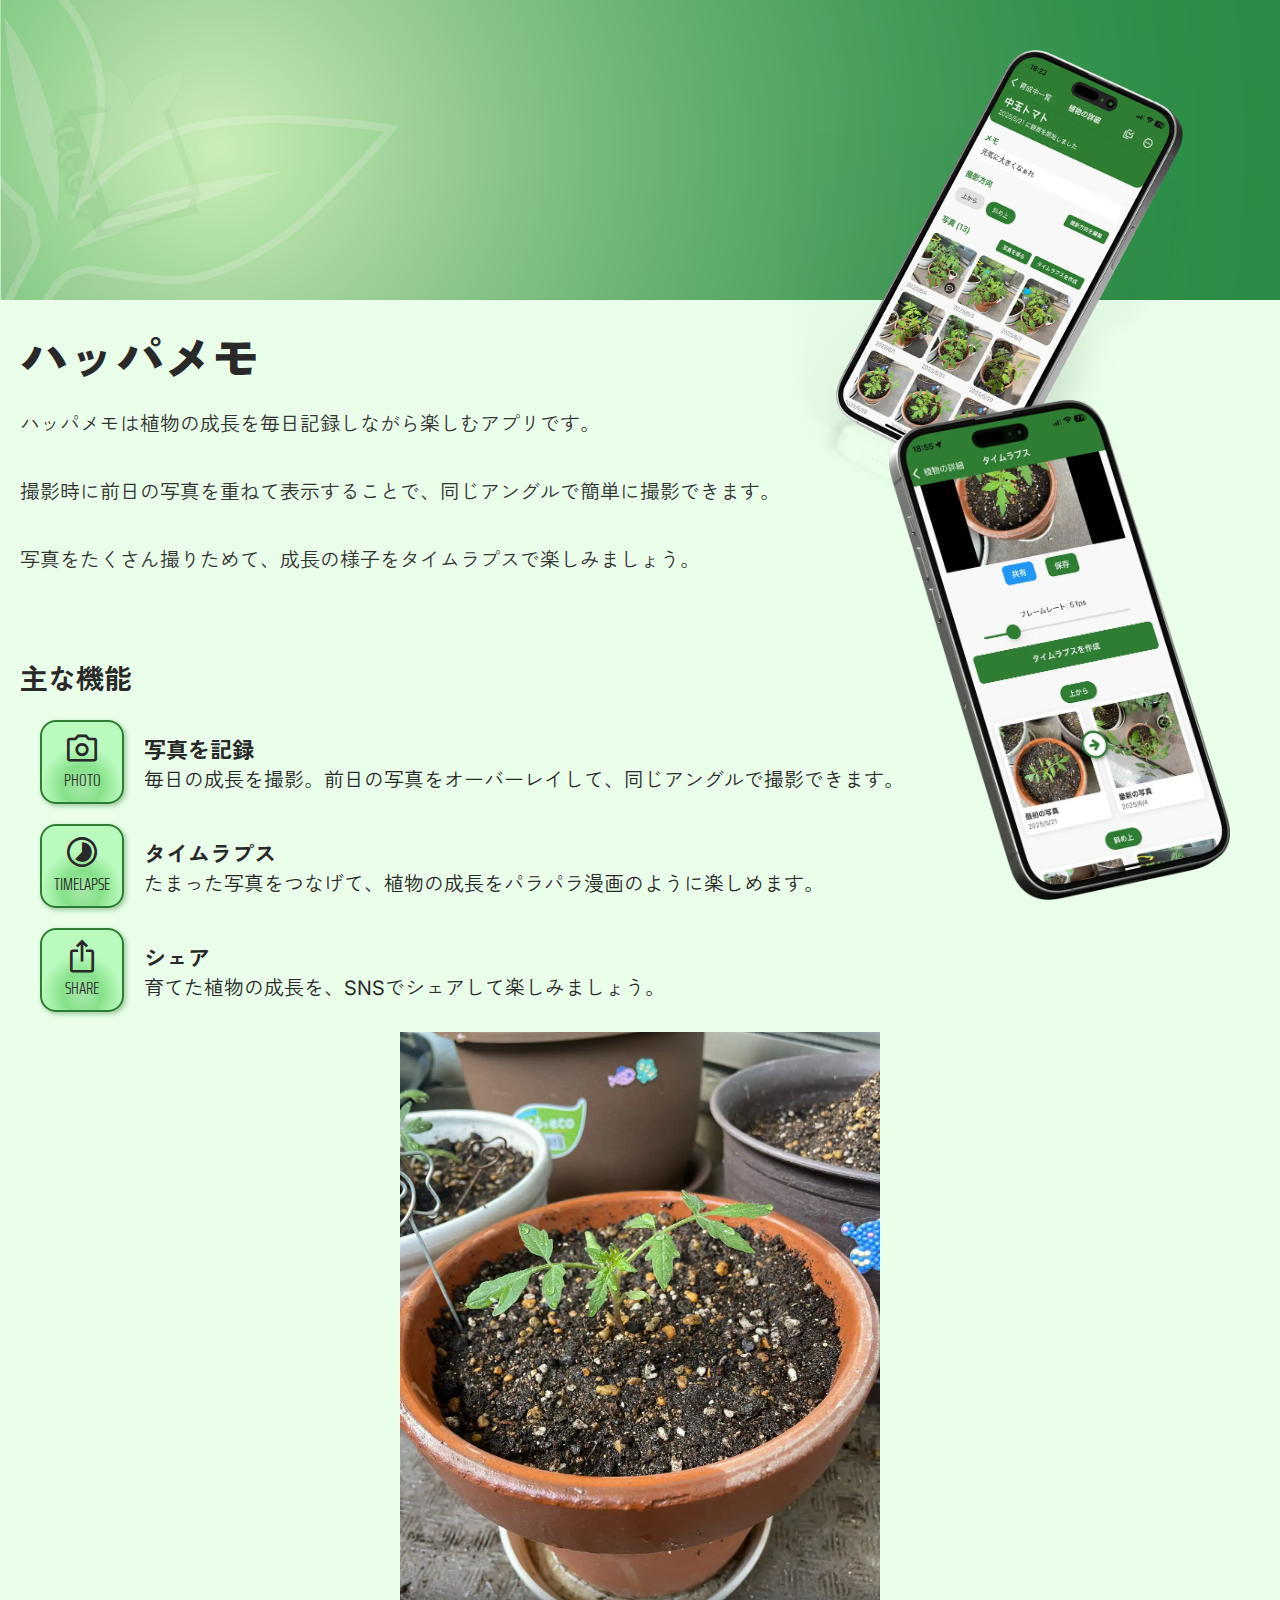
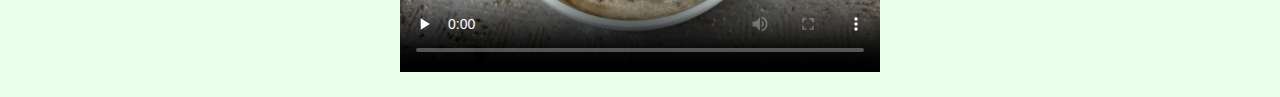
<file: leaf_memo/index.html>
<!DOCTYPE html>
<html lang="en">
  <head>
    <meta charset="UTF-8" />
    <meta name="viewport" content="width=device-width, initial-scale=1.0" />
    <title>ハッパメモ | LEAF MEMO</title>
    <link
      rel="stylesheet"
      href="https://fonts.googleapis.com/css2?family=Material+Symbols+Outlined"
    />

    <link rel="preconnect" href="https://fonts.googleapis.com" />
    <link rel="preconnect" href="https://fonts.gstatic.com" crossorigin />
    <link
      href="https://fonts.googleapis.com/css2?family=Inter:ital,opsz,wght@0,14..32,100..900;1,14..32,100..900&family=Saira+Extra+Condensed:wght@300&family=Zen+Kaku+Gothic+New:wght@400;700;900&display=swap"
      rel="stylesheet"
    />

    <link rel="stylesheet" href="./assets/style.css" />
  </head>
  <body>
    <main>
      <section class="section-key">
        <div class="key-visual">
          <svg
            id="my-svg"
            xmlns="http://www.w3.org/2000/svg"
            viewBox="0 0 1935.1691 733.4105"
          >
            <defs>
              <mask id="leaf-grow-mask">
                <rect width="100%" height="100%" fill="black" />
                <rect
                  id="leaf-grow-rect"
                  x="0"
                  y="100%"
                  width="100%"
                  height="0"
                  fill="white"
                >
                  <animate
                    attributeName="y"
                    from="60%"
                    to="0%"
                    dur="1200ms"
                    fill="freeze"
                  />
                  <animate
                    attributeName="height"
                    from="0"
                    to="100%"
                    dur="1200ms"
                    fill="freeze"
                  />
                </rect>
              </mask>
            </defs>

            <g id="_レイヤー_12">
              <g id="logo-main">
                <path
                  d="M342.6151,162.0533l-2.0346.3169-7.1979,1.1246-.051.0102-26.5828,4.1101c-.3578-.6339-.726-1.2678-1.0939-1.9017-6.3901-10.9092-14.2321-22.4216-23.7406-33.474-35.3244-41.0705-67.8476-56.049-67.8476-56.049,0,0,25.356,47.1642,56.3556,82.867,3.1797,3.6602,6.3288,7.2183,9.437,10.6638.552.6134,1.0938,1.2167,1.6357,1.8199l-1.3188.2045-51.3254,7.9646-1.7176.2658-2.4743.3885c-.6646-.5828-1.3188-1.1656-1.9631-1.7585v-.0102c-.1635-.1432-.3271-.2863-.4907-.4396l-1.4518-1.3291-2.5663.3987-.3068-.2862-1.0327.1533c-.0307-.0204-1.5439-1.4825-1.5439-1.4825l-1.4313.2249-2.4845.3783c-13.9048-14.1707-25.2946-30.693-33.9546-49.1681-21.1742-45.1603-34.9564-111.9037-35.0892-112.5683l-2.9959-14.4774,14.3445,3.5682c.3477.0716,49.71,12.3099,88.2858,25.1822,39.3017,13.138,72.6631,44.1378,87.069,80.8937,4.9077,12.5144,9.3348,29.4559,13.1892,50.3439l.3783,2.0653Z"
                  style="fill: #2e7d32"
                />
                <polygon
                  points="587.5844 607.423 216.1148 699.5945 214.1714 693.7797 228.4489 661.1706 104.2455 280.5514 133.3909 276.1605 445.2549 229.1744 564.2925 545.5288 574.6001 572.9048 587.5844 607.423"
                  style="fill: #fff"
                />
                <polygon
                  points="593.9962 567.9555 587.5844 607.423 574.6001 572.9048 593.9962 567.9555"
                  style="fill: #fff"
                />
                <path
                  d="M635.7625,552.2285l-134.4785-366.813-1.4722,1.9119-.8384-2.28c-.4399.5625-.8794,1.1145-1.3188,1.6562-.3682.4705-.7466.9307-1.125,1.3906-.8076,1.002-1.6152,1.9834-2.4331,2.9446-.2046.2454-.4092.4907-.6235.7361-.8696,1.0327-1.7383,2.0449-2.6279,3.0366-.46.5317-.9302,1.0532-1.3901,1.5745-.5215.5828-1.043,1.1555-1.5645,1.7178-.6338.6951-1.2676,1.3801-1.9121,2.0549-.2656.2864-.5317.5625-.8076.8486-.8076.8486-1.6255,1.687-2.4336,2.4946-.5415.542-1.0732,1.0737-1.6152,1.6055-.542.5212-1.0835,1.0427-1.6255,1.5642-.4702.4497-.9409.8894-1.4111,1.3291-.1226.1228-.2451.2351-.3682.3374-1.0327.9509-2.0547,1.8711-3.0771,2.7708-.542.4805-1.084.9407-1.626,1.3904-.521.4397-1.0425.8794-1.564,1.3088s-1.043.8486-1.5645,1.2678c-.1123.092-.2148.1736-.3271.2556-.4502.3577-.8999.7053-1.3496,1.053-1.5645,1.2065-3.1284,2.3516-4.6929,3.4353-.9302.6443-1.8608,1.2678-2.791,1.8711-.6646.4397-1.3296.8589-1.9937,1.2678-.9307.5725-1.8711,1.1248-2.8018,1.6562-1.0938.634-2.1777,1.2371-3.2715,1.7996-.3271.1636-.6445.3271-.9717.4907-.9507.4907-1.9116.9507-2.8628,1.3904-.6133.2864-1.2266.5623-1.8501.8284-23.5156,10.1626-63.5435,19.7324-69.7495,21.1843-3.7935,1.8506-12.77,7.0957-16.8491,13.4858-4.0801,6.3799-5.8281,22.9431-7.3618,37.5532-.501,4.7339-1.002,9.6108-1.605,14.2014-.9614,7.5454-1.5439,18.5569-1.9121,29.1289,7.1162-12.3716,16.4097-26.3274,26.9102-36.7766,23.9756-23.8428,65.7412-30.427,67.5103-30.6929l13.1582-2.0142-5.4287,12.1565c-1.0942,2.4436-26.9614,60.1694-46.479,84.104-19.457,23.8123-52.3584,49.4751-53.7485,50.5586l-2.0962,1.6257-31.5107-1.2883-1.4009-.7156c-.5825-.2864-14.2935-7.2183-23.229-14.3752-13.5166-10.7764-22.7388-20.9084-23.1172-21.3174l-8.3018-9.1506,6.3594-1.4827,5.6641-1.3291c.6543-.1533,15.9497-3.7114,28.4233-3.2002.2759.0205.562.0308.8486.0513,3.4146.2046,6.9116,1.5439,10.1318,3.3228l-.1738-8.6394c-12.4121-5.0813-46.8677-20.0701-67.2646-37.4512-24.1392-20.571-49.853-60.2205-50.937-61.8972l-8.752-13.5776,15.9702,2.4539c7.4331,1.1348,73.103,11.5125,90.0957,24.3743,9.6616,7.3208,17.9536,18.0254,24.2515,27.8611.3169-9.8665.7261-20.479,1.2578-28.321.3779-5.7358.7769-9.7539,1.0835-12.9644.3071-3.0161.542-5.4084.644-8.0361.3887-9.2427-2.3618-13.1279-3.394-14.5898-.1636-.2251-.2964-.4192-.4194-.5828-1.9116-2.8936-3.6191-5.3372-13.1992-18.2502-2.229-.5623-4.417-1.145-6.564-1.7585-4.0693-1.1553-8.0054-2.4026-11.8296-3.7317-.521-.1738-1.0322-.3579-1.5537-.542-3.9263-1.3906-7.7295-2.873-11.4102-4.4373-.2969-.1228-.6035-.2556-.9102-.3884-2.7808-1.1963-5.4902-2.4336-8.1279-3.7217-.7568-.3682-1.5034-.7363-2.2495-1.1145-.7876-.3884-1.5645-.7874-2.3311-1.1963-2.7505-1.4211-5.4087-2.8933-7.9956-4.4065-1.564-.9202-3.0977-1.8506-4.6108-2.7913-2.188-1.3701-4.3247-2.7708-6.3901-4.2021-.7666-.5215-1.5234-1.053-2.2695-1.5847-.0205,0-.0308-.0103-.0308-.0205-.7466-.5317-1.4927-1.0632-2.2188-1.6052-.5522-.3987-1.1045-.8076-1.646-1.2268-.1841-.1331-.3682-.2659-.542-.4089-.4702-.3477-.9199-.6953-1.3701-1.0532-.5825-.45-1.1553-.8997-1.728-1.3599-1.145-.8997-2.2695-1.8198-3.3638-2.74-.5518-.4702-1.0938-.9304-1.6357-1.4006-.542-.45-1.0635-.9099-1.585-1.3701-.8687-.7566-1.7173-1.5234-2.5557-2.3005l-2.5869.4092-.3169-.2966-1.0532.1636c-.5215-.4907-1.043-.9917-1.5537-1.4824l-130.5938,20.2644c-3.2305.501-6.1035,2.29-7.9849,4.9688l-35.2324,50.2007c-2.1982,3.1184-2.771,7.0854-1.5645,10.7048l153.9453,459.4951c1.9019,5.6541,7.8115,8.9053,13.6084,7.4739l417.3101-103.5403c2.5356-.6338,3.9565-3.3433,3.0366-5.7971l-21.9922-58.4414,28.208-7.1978c2.5664-.6544,4.0083-3.3843,3.0981-5.8687ZM77.0892,284.6504l.2852.8696-.291-.8687.0059-.001ZM216.1112,699.5896l-.0654-.1956,17.8501-39.6177,340.6953-86.8746,12.9849,34.5168-371.4648,92.171Z"
                  style="fill: #2e7d32"
                />
                <polygon
                  points="547.8267 561.0913 626.7847 540.1272 599.3438 623.5834 575.3599 628.8417 529.6164 640.2004 547.8267 561.0913"
                  style="fill: #2e7d32"
                />
                <polyline
                  points="216.1148 699.5945 229.6854 659.1079 594.6705 566.8795 580.2461 610.3514"
                  style="fill: #f9faf0"
                />
                <path
                  d="M139.122,368.2495c-20.5415-2.5784-73.2882-9.2089-88.5909-15.3547-8.9097-3.5792-13.4394-14.6046-7.343-25.1688,8.2785-14.3905,21.9796-18.2404,34.9765-22.3618,8.9929-2.8674,30.3797-1.9759,42.701-1.1662l-15.4799-54.3226c-3.9479-1.2899-88.653,16.8205-101.6789,53.4943-8.6372,24.2935-2.1065,49.7562,18.8247,62.0258,24.7318,14.4869,94.8128,22.9698,122.1629,22.4334l-5.5723-19.5794ZM28.3262,344.7679s-12.5903-9.5987-9.5504-28.0966c3.9969-24.3751,27.8113-36.8175,40.7172-41.3791,11.4421-4.0519,38.9906-8.8237,38.9906-8.8237l7.4766,24.277c-27.7168-3.225-31.9183-.7062-53.6783,7.7712-27.2185,10.605-30.9409,37.1496-23.9557,46.2511Z"
                  style="fill: #2e7d32"
                />
                <path
                  d="M105.9602,290.7456c-27.7168-3.225-31.9183-.7062-53.6783,7.7712-27.2185,10.605-30.9409,37.1496-23.9557,46.2511,0,0-12.5903-9.5987-9.5504-28.0966,3.9969-24.3751,27.8113-36.8175,40.7172-41.3791,11.4421-4.0519,38.9906-8.8237,38.9906-8.8237l7.4766,24.277Z"
                  style="fill: #f9faf0"
                />
                <path
                  d="M166.4037,457.5415c-20.5415-2.5784-73.2882-9.2089-88.5909-15.3547-8.9097-3.5792-13.4394-14.6046-7.343-25.1688,8.2785-14.3905,21.9796-18.2404,34.9765-22.3618,8.9929-2.8674,30.3797-1.9759,42.701-1.1662l-15.4799-54.3226c-3.9479-1.2899-88.653,16.8205-101.6789,53.4943-8.6372,24.2935-2.1065,49.7562,18.8247,62.0258,24.7318,14.4869,94.8128,22.9698,122.1629,22.4334l-5.5723-19.5794ZM55.608,434.0599s-12.5903-9.5987-9.5504-28.0966c3.9969-24.3751,27.8113-36.8175,40.7172-41.3791,11.4421-4.0519,38.9906-8.8237,38.9906-8.8237l7.4766,24.277c-27.7168-3.225-31.9183-.7062-53.6783,7.7712-27.2185,10.605-30.9409,37.1496-23.9557,46.2511Z"
                  style="fill: #2e7d32"
                />
                <path
                  d="M133.242,380.0376c-27.7168-3.225-31.9183-.7062-53.6783,7.7712-27.2185,10.605-30.9409,37.1496-23.9557,46.2511,0,0-12.5903-9.5987-9.5504-28.0966,3.9969-24.3751,27.8113-36.8175,40.7172-41.3791,11.4421-4.0519,38.9906-8.8237,38.9906-8.8237l7.4766,24.277Z"
                  style="fill: #f9faf0"
                />
                <path
                  d="M196.6009,551.6291c-20.5415-2.5784-73.2882-9.2089-88.5909-15.3547-8.9097-3.5792-13.4394-14.6046-7.343-25.1688,8.2785-14.3905,21.9796-18.2404,34.9765-22.3618,8.9929-2.8674,30.3797-1.9759,42.701-1.1662l-15.4799-54.3226c-3.9479-1.2899-88.653,16.8205-101.6789,53.4943-8.6372,24.2935-2.1065,49.7562,18.8247,62.0258,24.7318,14.4869,94.8128,22.9698,122.1629,22.4334l-5.5723-19.5794ZM85.8051,528.1475s-12.5903-9.5987-9.5504-28.0966c3.9969-24.3751,27.8113-36.8175,40.7172-41.3791,11.4421-4.0519,38.9906-8.8237,38.9906-8.8237l7.4766,24.277c-27.7168-3.225-31.9183-.7062-53.6783,7.7712-27.2185,10.605-30.9409,37.1496-23.9557,46.2511Z"
                  style="fill: #2e7d32"
                />
                <path
                  d="M163.4392,474.1252c-27.7168-3.225-31.9183-.7062-53.6783,7.7712-27.2185,10.605-30.9409,37.1496-23.9557,46.2511,0,0-12.5903-9.5987-9.5504-28.0966,3.9969-24.3751,27.8113-36.8175,40.7172-41.3791,11.4421-4.0519,38.9906-8.8237,38.9906-8.8237l7.4766,24.277Z"
                  style="fill: #f9faf0"
                />
                <path
                  d="M232.2265,648.6117c-20.5415-2.5784-73.2882-9.2089-88.5909-15.3547-8.9097-3.5792-13.4394-14.6046-7.343-25.1688,8.2785-14.3905,21.9796-18.2404,34.9765-22.3618,8.9929-2.8674,30.3797-1.9759,42.701-1.1662l-15.4799-54.3226c-3.9479-1.2899-88.653,16.8205-101.6789,53.4943-8.6372,24.2935-2.1065,49.7562,18.8247,62.0258,24.7318,14.4869,76.6311,22.4141,103.9812,21.8776l12.6094-19.0236ZM121.4307,625.1301s-12.5903-9.5987-9.5504-28.0966c3.9969-24.3751,27.8113-36.8175,40.7172-41.3791,11.4421-4.0519,38.9906-8.8237,38.9906-8.8237l7.4766,24.277c-27.7168-3.225-31.9183-.7062-53.6783,7.7712-27.2185,10.605-30.9409,37.1496-23.9557,46.2511Z"
                  style="fill: #2e7d32"
                />
                <path
                  d="M199.0648,571.1078c-27.7168-3.225-31.9183-.7062-53.6783,7.7712-27.2185,10.605-30.9409,37.1496-23.9557,46.2511,0,0-12.5903-9.5987-9.5504-28.0966,3.9969-24.3751,27.8113-36.8175,40.7172-41.3791,11.4421-4.0519,38.9906-8.8237,38.9906-8.8237l7.4766,24.277Z"
                  style="fill: #f9faf0"
                />
                <path
                  d="M219.1112,180.876c-.5317-.4907-1.0634-.9815-1.5848-1.4723l-2.5356.3988-1.0633.1636c.5112.4908,1.0326.9918,1.554,1.4825l1.0531-.1636.3169.2965,2.5867-.4089c-.1125-.092-.2147-.1943-.3271-.2965Z"
                  style="fill: #2e7d32"
                />
                <path
                  d="M217.5224,179.4037l-2.5356.3988c-1.227-1.1758-2.4231-2.372-3.5989-3.5887l2.4845-.3783c1.1859,1.1962,2.4027,2.3925,3.65,3.5682Z"
                  style="fill: #2e7d32"
                />
                <path
                  d="M224.6588,180.3647l-5.2245.8078c-.1125-.092-.2147-.1943-.3272-.2965-.5316-.4907-1.0632-.9815-1.5847-1.4723-1.2473-1.1757-2.4641-2.372-3.65-3.5682l1.4313-.2249s1.5132,1.4621,1.5439,1.4825l1.0327-.1533.3068.2862,2.5663-.3987,1.4518,1.3291c.1636.1533.3272.2965.4907.4396.6443.6032,1.2985,1.186,1.9631,1.7688Z"
                  style="fill: #f9faf0"
                />
                <path
                  d="M501.2839,185.4155l-1.4722,1.9119-.8383-2.28c.4907-.6237.9917-1.2576,1.4825-1.8915l.8281,2.2596Z"
                  style="fill: #2e7d32"
                />
                <path
                  d="M504.2286,181.5712c-.7156.9611-1.4416,1.9017-2.1574,2.8321l-.7873,1.0122-.8281-2.2596c.9816-1.2678,1.9529-2.556,2.9343-3.8749l.8385,2.2902Z"
                  style="fill: #2e7d32"
                />
                <path
                  d="M503.3902,179.281c-.9815,1.3189-1.9527,2.6072-2.9343,3.8749-.4907.634-.9917,1.2679-1.4825,1.8915l-1.6563-4.5089,1.4825-1.8812,1.4927-1.8813.8077,2.188,1.4722-1.9222.818,2.2391Z"
                  style="fill: #f9faf0"
                />
                <path
                  d="M558.6502,20.4685c-4.3999,1.2-108.3398,30-161.3296,74.5701-18.96,15.9399-34.73,37-46.8501,62.5601l-.6001,1.25,1.5088-.228-1.501.2324-9.6519,1.5029c1.2271,6.7378,2.3008,13.3425,3.2207,19.5386,2.1675-6.021,4.7437-12.4814,7.8301-19.1772l11.2334-1.7488.48-.9399c11.1299-22.1399,25.1299-40.4099,41.6401-54.3,45.7197-38.46,134.5898-65.78,153.46-71.29-5.02,16.6401-26.8604,87.03-46.1401,117.76-5.3599,8.55-10.77,16.51-16.1099,23.6501l-.6504.8899,2.1304,5.8,2.9697-3.76.8101,2.1899,1.4702-1.9299,1.6597,4.53c5.75-7.6301,11.5801-16.1401,17.3403-25.3401,22.1299-35.28,45.8398-115.1799,48.48-124.1799l4.6602-15.99-16.0605,4.4099ZM352.2435,158.6431c.0264-.0547.0503-.1096.0767-.1646h.0005c-.0264.0544-.0508.1101-.0771.1646Z"
                  style="fill: #2e7d32"
                />
                <path
                  id="note-face"
                  d="M478.4706,207.6379c.3418-.3203.6841-.6394,1.0259-.9663.542-.5215,1.0835-1.043,1.6255-1.5642.542-.5317,1.0737-1.0635,1.6152-1.6055.8081-.8076,1.626-1.646,2.4336-2.4946.2759-.2861.542-.5623.8076-.8486.6445-.6748,1.2783-1.3599,1.9121-2.0549.5215-.5623,1.043-1.135,1.5645-1.7178.46-.5212.9302-1.0427,1.3901-1.5745.8896-.9917,1.7583-2.0039,2.6279-3.0366.2144-.2454.4189-.4907.6235-.7361.8179-.9612,1.6255-1.9426,2.4331-2.9446.3784-.46.7568-.9202,1.125-1.3906.4395-.5417.8789-1.0938,1.3188-1.6562.4907-.6235.9917-1.2573,1.4824-1.8914.9814-1.2678,1.9526-2.5562,2.9341-3.875,5.46-7.3,10.9399-15.3464,16.4512-24.1394,22.5137-35.8867,47.2046-120.0933,48.2476-123.6614l3.6401-12.4836-12.5249,3.4353c-4.3965,1.2063-107.9365,29.9058-160.5605,74.1663-21.7158,18.2603-36.4492,41.05-46.3257,61.8767-3.5581,7.4944-6.4717,14.7329-8.8745,21.4197-.8281-5.5723-1.7788-11.4819-2.8628-17.5244-.1123-.6646-.2349-1.3394-.3579-2.0142-3.2104-17.4321-7.5044-35.7334-13.0767-49.9656-14.1909-36.2039-47.0615-66.7434-85.8115-79.6975-38.2588-12.77-87.6313-25.0288-88.1323-25.1411l-11.1953-2.781,2.3413,11.2976c.562,2.7505,14.1196,67.7046,34.936,112.1082,7.3203,15.6228,18.2705,33.2695,34.5884,49.6589,1.186,1.1963,2.4028,2.3926,3.6499,3.5684l5.1733-.8079,4.1206-.644,28.689-4.4475-28.6787,4.4578-4.1309.644-5.1733.7976c.5215.4907,1.0532.9814,1.585,1.4722.1123.1023.2144.1943.3271.2964.8384.7771,1.687,1.5439,2.5557,2.3005.5215.4602,1.043.9202,1.585,1.3701.542.4702,1.084.9304,1.6357,1.4006,1.0942.9202,2.2188,1.8403,3.3638,2.74.5728.4602,1.1455.9099,1.728,1.3599.4502.3579.8999.7056,1.3701,1.0532.1738.1431.3579.2759.542.4089.5415.4192,1.0938.8281,1.646,1.2268.7261.542,1.4722,1.0735,2.2188,1.6052,0,.0103.0103.0205.0308.0205.7461.5317,1.5029,1.0632,2.2695,1.5847,2.0654,1.4314,4.2021,2.832,6.3901,4.2021,1.5132.9407,3.0469,1.8711,4.6108,2.7913.2896.1692.5894.3325.8809.5007l-133.7334,20.7654,131.1147,401.7695,351.4561-89.615-120.6284-329.019ZM329.4862,220.1953c.001.0034.0015.0059.0024.0093-.0063-.0244-.0142-.0527-.0215-.0796.0005.0022.001.0049.0015.0068.0059.0212.0122.0435.0176.0635ZM329.536,220.3799c.001.0037.0015.0056.0024.0093-.0024-.0093-.0049-.0181-.0073-.0276.0005.0027.002.0068.0024.0095.001.0029.0015.0059.0024.0088Z"
                  style="fill: #f9faf0"
                />
              </g>
              <g id="text-line">
                <line
                  x1="243.1373"
                  y1="464.8639"
                  x2="335.6999"
                  y2="441.4912"
                  style="
                    stroke: #2e7d32;
                    stroke-linecap: round;
                    stroke-miterlimit: 10;
                    stroke-width: 18.171px;
                  "
                />
                <line
                  x1="256.9184"
                  y1="504.7723"
                  x2="514.2711"
                  y2="439.7892"
                  style="
                    stroke: #2e7d32;
                    stroke-linecap: round;
                    stroke-miterlimit: 10;
                    stroke-width: 18.171px;
                  "
                />
                <line
                  x1="269.5315"
                  y1="539.5498"
                  x2="526.8842"
                  y2="474.5667"
                  style="
                    stroke: #2e7d32;
                    stroke-linecap: round;
                    stroke-miterlimit: 10;
                    stroke-width: 18.171px;
                  "
                />
                <line
                  x1="282.4061"
                  y1="577.8615"
                  x2="539.7587"
                  y2="512.8784"
                  style="
                    stroke: #2e7d32;
                    stroke-linecap: round;
                    stroke-miterlimit: 10;
                    stroke-width: 18.171px;
                  "
                />
              </g>
              <path
                id="leaf"
                d="M403.3262,102.16c-19.1601,16.1236-32.7071,36.1323-42.1645,54.9447-5.6436,11.2568-9.8356,22.0843-12.8927,31.4189-5.7357,17.4527-7.525,29.6808-7.525,29.6808,0,0-.9918-11.676-3.1899-28.0143-1.0838-8.0464-2.4743-17.2277-4.1715-26.6953-.1226-.6645-.2454-1.3394-.3679-2.0141v-.0102c-3.1184-17.0233-7.29-34.7724-12.627-48.4319-12.6575-32.2982-42.9211-62.6027-81.3436-75.4443-38.4325-12.8313-87.5802-24.9879-87.5802-24.9879,0,0,13.7105,66.355,34.4145,110.4927,9.5699,20.428,23.1272,39.1688,40.9376,54.8528l.0102.0102c.6646.593,1.3394,1.1757,2.0244,1.7483,9.8358,8.3736,20.9391,15.8373,33.3411,22.1763,13.2914,6.7889,28.0858,12.2895,44.4444,16.2156,11.1442,15.0091,12.8824,17.4833,14.9885,20.6733.9509,1.4314,5.5313,6.7889,5.01,19.4771-.2353,5.746-.9918,10.0606-1.7484,21.1948-1.278,19.0067-1.8914,55.3333-1.8914,55.3333,0,0-14.4468-33.8114-35.2427-49.5669-16.0213-12.1156-86.8135-22.9839-86.8135-22.9839,0,0,25.9285,40.1913,49.5361,60.3022,24.0065,20.4586,69.7187,38.034,69.7187,38.034l.5624,28.6584s-8.7724-5.562-16.0214-8.4145c-5.5005-2.1675-14.5387-3.5478-22.2579-4.3657-7.8625-.8486-14.3548-1.1349-14.3548-1.1349,0,0,1.3393,1.2883,3.5581,3.3638,5.5414,5.2041,16.604,15.3771,26.0409,22.9124,8.4656,6.7684,21.9717,13.5675,21.9717,13.5675l27.278,1.1144s33.4125-25.9591,52.5625-49.4134c18.9862-23.26,45.0783-81.5378,45.4771-82.4478-.8588.1227-41.1421,6.4412-63.4716,28.6584-22.3194,22.2069-39.4859,62.3061-39.8538,63.165,0-.6544.0102-41.96,2.5253-61.6109,2.556-19.8042,3.5682-44.6183,10.0503-54.7402,6.4821-10.122,20.5813-16.4711,20.5813-16.4711,0,0,44.5876-10.2855,69.2585-20.9494,10.899-4.7031,21.3991-12.2178,31.654-22.2069,7.3615-7.1569,14.5899-15.5919,21.7366-25.1719,5.4393-7.2898,10.8377-15.2341,16.1952-23.7917,22.2376-35.4472,47.4298-121.8415,47.4298-121.8415,0,0-105.7895,28.9753-157.7896,72.7144ZM303.9371,195.4045c-6.7275-6.8911-14.3751-14.9477-22.4421-23.8633-.5419-.6032-1.0837-1.2064-1.6357-1.8199-3.1082-3.4455-6.2573-7.0036-9.437-10.6638-30.9996-35.7029-56.3556-82.867-56.3556-82.867,0,0,32.5232,14.9785,67.8476,56.049,9.5085,11.0523,17.3505,22.5648,23.7406,33.474.3679.634.7361,1.2679,1.0939,1.9017,5.245,9.1302,9.4574,17.79,12.77,25.3764,6.9831,15.9803,9.9583,27.1247,10.0708,27.5951-.4703-.4295-10.807-9.9482-25.6524-25.1822ZM448.6194,143.5271l-.0102.0102-35.1916,34.8747-61.1916,60.6396c.0102-.0613.092-.3067.2454-.7362.0205-.0817.051-.1636.092-.2556.1023-.2862.2249-.6441.3784-1.0633.0817-.2351.184-.501.2862-.777.3068-.8282.6851-1.8199,1.1349-2.965.1023-.2658.2044-.5316.317-.8077.5521-1.3802,1.1859-2.9446,1.9323-4.6827.133-.3271.2761-.6645.4296-1.0122.1533-.3681.3169-.7463.4907-1.1349.3169-.7361.6645-1.5029,1.0224-2.2902.0307-.0716.0613-.1432.092-.2147.2249-.4907.46-1.0019.6953-1.5132.2658-.5828.552-1.186.8281-1.7892.2862-.6033.5827-1.2269.8895-1.8506.2965-.6237.6032-1.2576.9201-1.9017.5521-1.1247,1.1248-2.2596,1.7178-3.4251.7872-1.5234,1.605-3.0775,2.4639-4.6725.3988-.7259.7975-1.4518,1.2064-2.1879.9407-1.687,1.9223-3.3944,2.9549-5.1326.4498-.7668.9201-1.5336,1.3903-2.3107,1.5132-2.4845,3.1184-4.9894,4.8157-7.5046.4397-.6441.8793-1.2984,1.3291-1.9426.133-.1943.2658-.3783.3989-.5726.5623-.8078,1.1347-1.6154,1.7176-2.4231.0512-.0613.092-.1227.1329-.1739.552-.7668,1.1144-1.5336,1.687-2.2902.0307-.0409.0613-.0817.092-.1227,1.227-1.6256,2.4845-3.241,3.7728-4.8463.6338-.7668,1.2576-1.5234,1.9016-2.28.5419-.6441,1.0838-1.278,1.6462-1.9119.6338-.7362,1.2883-1.4621,1.9527-2.188.3477-.3988.7158-.7873,1.0838-1.1758,1.2473-1.3496,2.5356-2.6685,3.8545-3.9568.6747-.6748,1.3598-1.3394,2.0448-1.9835,5.705-5.3779,12.5758-11.0421,19.9678-16.6859q.0102-.0102.0205-.0102c32.3594-24.7221,74.9329-49.3521,76.2619-50.119l-45.7735,45.3852Z"
                style="fill: #2e7d32"
                mask="url(#leaf-grow-mask)"
              />
              <g id="LEAF-MEMO-EN">
                <path
                  d="M742.4433,532.9062h46.0566l-21.8496,102.8257h59.124l-7.2842,35.1318h-105.1807l29.1338-137.9575Z"
                  style="fill: #2e7d32"
                />
                <path
                  d="M856.1904,532.9062h107.3232l-7.0693,34.061h-61.2666l-3.8555,17.5659h53.3398l-7.2832,34.918h-53.3398l-3.8564,17.3516h61.2666l-7.0693,34.061h-107.3232l29.1338-137.9575Z"
                  style="fill: #2e7d32"
                />
                <path
                  d="M1022.8496,532.9062h48.1992l23.9922,137.9575h-46.0566l-4.9268-27.4199h-37.4883l-16.2803,27.4199h-49.4844l82.0449-137.9575ZM1044.914,611.3105l-5.998-33.418-19.9219,33.418h25.9199Z"
                  style="fill: #2e7d32"
                />
                <path
                  d="M1137.0263,532.9062h106.8945l-7.0693,33.6328h-60.8379l-3.8555,18.2085h52.6973l-7.2832,34.4893h-52.6973l-10.9258,51.627h-46.0566l29.1338-137.9575Z"
                  style="fill: #2e7d32"
                />
                <path
                  d="M1291.0439,532.9062h42.6289l17.7803,63.6235,44.3428-63.6235h45.6289l-29.1338,137.9575h-46.0566l12.4248-58.6963-24.6357,35.1323h-23.9922l-9.6396-35.1323-12.4248,58.6963h-46.0566l29.1338-137.9575Z"
                  style="fill: #2e7d32"
                />
                <path
                  d="M1458.5615,532.9062h107.3232l-7.0693,34.061h-61.2666l-3.8555,17.5659h53.3398l-7.2832,34.918h-53.3398l-3.8564,17.3516h61.2666l-7.0693,34.061h-107.3232l29.1338-137.9575Z"
                  style="fill: #2e7d32"
                />
                <path
                  d="M1576.5937,532.9062h42.6289l17.7803,63.6235,44.3428-63.6235h45.6289l-29.1338,137.9575h-46.0566l12.4248-58.6963-24.6357,35.1323h-23.9922l-9.6396-35.1323-12.4248,58.6963h-46.0566l29.1338-137.9575Z"
                  style="fill: #2e7d32"
                />
                <path
                  d="M1731.1533,660.6885c-10.4961-8.2109-15.7441-20.7427-15.7441-37.5957,0-6.9956.7832-13.9946,2.3555-20.9937,3.7129-17.1372,9.2451-30.918,16.6025-41.3442,7.3535-10.4233,16.7793-18.0278,28.2764-22.8145,11.4941-4.7832,25.6689-7.1763,42.5225-7.1763,18.707,0,33.2734,4.1772,43.7002,12.5317,10.4229,8.3545,15.6377,20.96,15.6377,37.8101,0,6.855-.7861,13.854-2.3564,20.9932-3.7148,16.9971-9.1777,30.6704-16.3877,41.0234-7.2129,10.356-16.6016,17.9238-28.1689,22.707-11.5684,4.7866-25.8506,7.1763-42.8438,7.1763-18.5664,0-33.0967-4.1035-43.5938-12.3174ZM1803.8808,626.5205c4.9971-4.9976,8.709-13.1377,11.1387-24.4214,1.2852-5.998,1.9277-10.9951,1.9277-14.9951,0-6.1387-1.5723-10.5303-4.7119-13.1748-3.1436-2.6406-8.2842-3.9629-15.4238-3.9629-9.1416,0-16.1738,2.4302-21.1006,7.2837-4.9268,4.8564-8.6055,13.1406-11.0322,24.8491-1.2852,5.7139-1.9277,10.5708-1.9277,14.5669,0,6.1421,1.6064,10.5708,4.8193,13.2817,3.2139,2.7148,8.3887,4.0703,15.5312,4.0703,8.8535,0,15.7783-2.4971,20.7793-7.4976Z"
                  style="fill: #2e7d32"
                />
              </g>
              <g id="LEAF-MEMO-JP">
                <polygon
                  points="816.4126 251.0081 718.3977 455.1102 795.4343 455.1102 883.5319 251.0081 816.4126 251.0081"
                  style="fill: #2e7d32"
                />
                <polygon
                  points="903.1871 251.0081 892.1103 455.1102 969.043 455.1102 961.1414 251.0081 903.1871 251.0081"
                  style="fill: #2e7d32"
                />
                <polygon
                  points="1281.9931 251.0081 1183.9782 455.1102 1261.0149 455.1102 1349.1125 251.0081 1281.9931 251.0081"
                  style="fill: #2e7d32"
                />
                <polygon
                  points="1009.9768 303.9797 995.6887 376.5053 1036.8834 376.5053 1051.6762 303.978 1009.9768 303.9797"
                  style="fill: #2e7d32"
                />
                <polygon
                  points="1068.2788 303.978 1055.3157 376.5053 1093.0185 376.5053 1106.8796 303.978 1068.2788 303.978"
                  style="fill: #2e7d32"
                />
                <polygon
                  points="1144.9746 303.9797 1053.93 455.1102 1119.8167 455.1102 1206.5149 303.978 1144.9746 303.9797"
                  style="fill: #2e7d32"
                />
                <path
                  d="M1461.977,265.3435c0-18.7952-15.2403-34.0227-34.0352-34.0227-13.6772,0-25.4636,8.055-30.8585,19.69h-28.3122l-11.0804,204.0976h76.9318s-6.0252-155.7423-6.0252-155.7423c18.4923-.3404,33.3796-15.4419,33.3796-34.0225ZM1427.8283,278.9701h-.0252c-7.5129-.0756-13.551-6.2399-13.4879-13.7528.0757-7.0717,5.5211-12.8577,12.429-13.4375.4413-.0505.8826-.0631,1.3237-.0631,7.5255.0631,13.5763,6.2271,13.5132,13.7526-.0754,7.5257-6.2271,13.5763-13.7526,13.5007Z"
                  style="fill: #2e7d32"
                />
                <polygon
                  points="1695.504 251.0081 1630.1967 251.0081 1564.437 312.3056 1509.5081 266.215 1466.2098 303.978 1523.1825 350.7607 1411.2388 455.1083 1502.0804 455.1102 1566.9286 386.6821 1614.324 425.6004 1653.7953 387.2851 1605.0883 346.4155 1695.504 251.0081"
                  style="fill: #2e7d32"
                />
                <polygon
                  points="1810.063 299.3377 1884.6011 299.3377 1906.1125 251.0081 1826.3999 251.0081 1766.6161 251.0081 1727.8348 251.0081 1704.411 299.3377 1748.2617 299.3377 1737.4478 327.8115 1684.8815 327.8115 1663.2101 376.5053 1718.9555 376.5053 1689.1033 455.1102 1845.0005 455.1102 1866.1648 406.7954 1773.7394 406.7954 1783.9784 376.5053 1873.2795 376.5053 1894.9509 327.8115 1800.4383 327.8115 1810.063 299.3377"
                  style="fill: #2e7d32"
                />
              </g>
              <line
                id="sep-line"
                x1="690.0466"
                y1="494.9358"
                x2="1928.1691"
                y2="494.9358"
                style="
                  fill: none;
                  stroke: #2e7d32;
                  stroke-linecap: round;
                  stroke-miterlimit: 10;
                  stroke-width: 14px;
                "
              />
            </g>
          </svg>
          <div class="image-container">
            <div class="screen-image1"></div>
            <div class="screen-image2"></div>
          </div>
        </div>
      </section>
      <!-- key visual -->
      <!-- main -->
      <section class="section-main">
        <h1>ハッパメモ</h1>
        <div class="text">
          <p class="intro-text">
            ハッパメモは植物の成長を毎日記録しながら楽しむアプリです。
          </p>
          <p class="intro-text">
            撮影時に前日の写真を重ねて表示することで、同じアングルで簡単に撮影できます。
          </p>
          <p class="intro-text">
            写真をたくさん撮りためて、成長の様子をタイムラプスで楽しみましょう。
          </p>
        </div>
      </section>
      <section class="section-features">
        <h2>主な機能</h2>
        <div class="feature-list">
          <ul>
            <li>
              <div class="feature-item">
                <div class="icon-card">
                  <span class="material-symbols-outlined"> photo_camera </span>
                  <span class="icon-text">PHOTO</span>
                </div>
                <div class="item-text">
                  <h3>写真を記録</h3>
                  <p>
                    毎日の成長を撮影。前日の写真をオーバーレイして、同じアングルで撮影できます。
                  </p>
                </div>
              </div>
            </li>
            <li>
              <div class="feature-item">
                <div class="icon-card">
                  <span class="material-symbols-outlined"> timelapse </span>
                  <span class="icon-text">TIMELAPSE</span>
                </div>
                <div class="item-text">
                  <h3>タイムラプス</h3>
                  <p>
                    たまった写真をつなげて、植物の成長をパラパラ漫画のように楽しめます。
                  </p>
                </div>
              </div>
            </li>
            <li>
              <div class="feature-item">
                <div class="icon-card">
                  <span class="material-symbols-outlined"> ios_share </span>
                  <span class="icon-text">SHARE</span>
                </div>
                <div class="item-text">
                  <h3>シェア</h3>
                  <p>育てた植物の成長を、SNSでシェアして楽しみましょう。</p>
                </div>
              </div>
            </li>
          </ul>
        </div>
        <div class="video">
          <video
            class="timelapse-video"
            controls
            preload="none"
            poster="./assets/timelapse-thumbnail.webp"
            width="100%"
          >
            <source src="./assets/timelapse-sample.MP4" type="video/mp4" />
            お使いのブラウザは video タグに対応していません。
          </video>
        </div>
      </section>
      <!-- main -->

      <!-- footer -->
      <footer></footer>
    </main>
  </body>
</html>
</file>
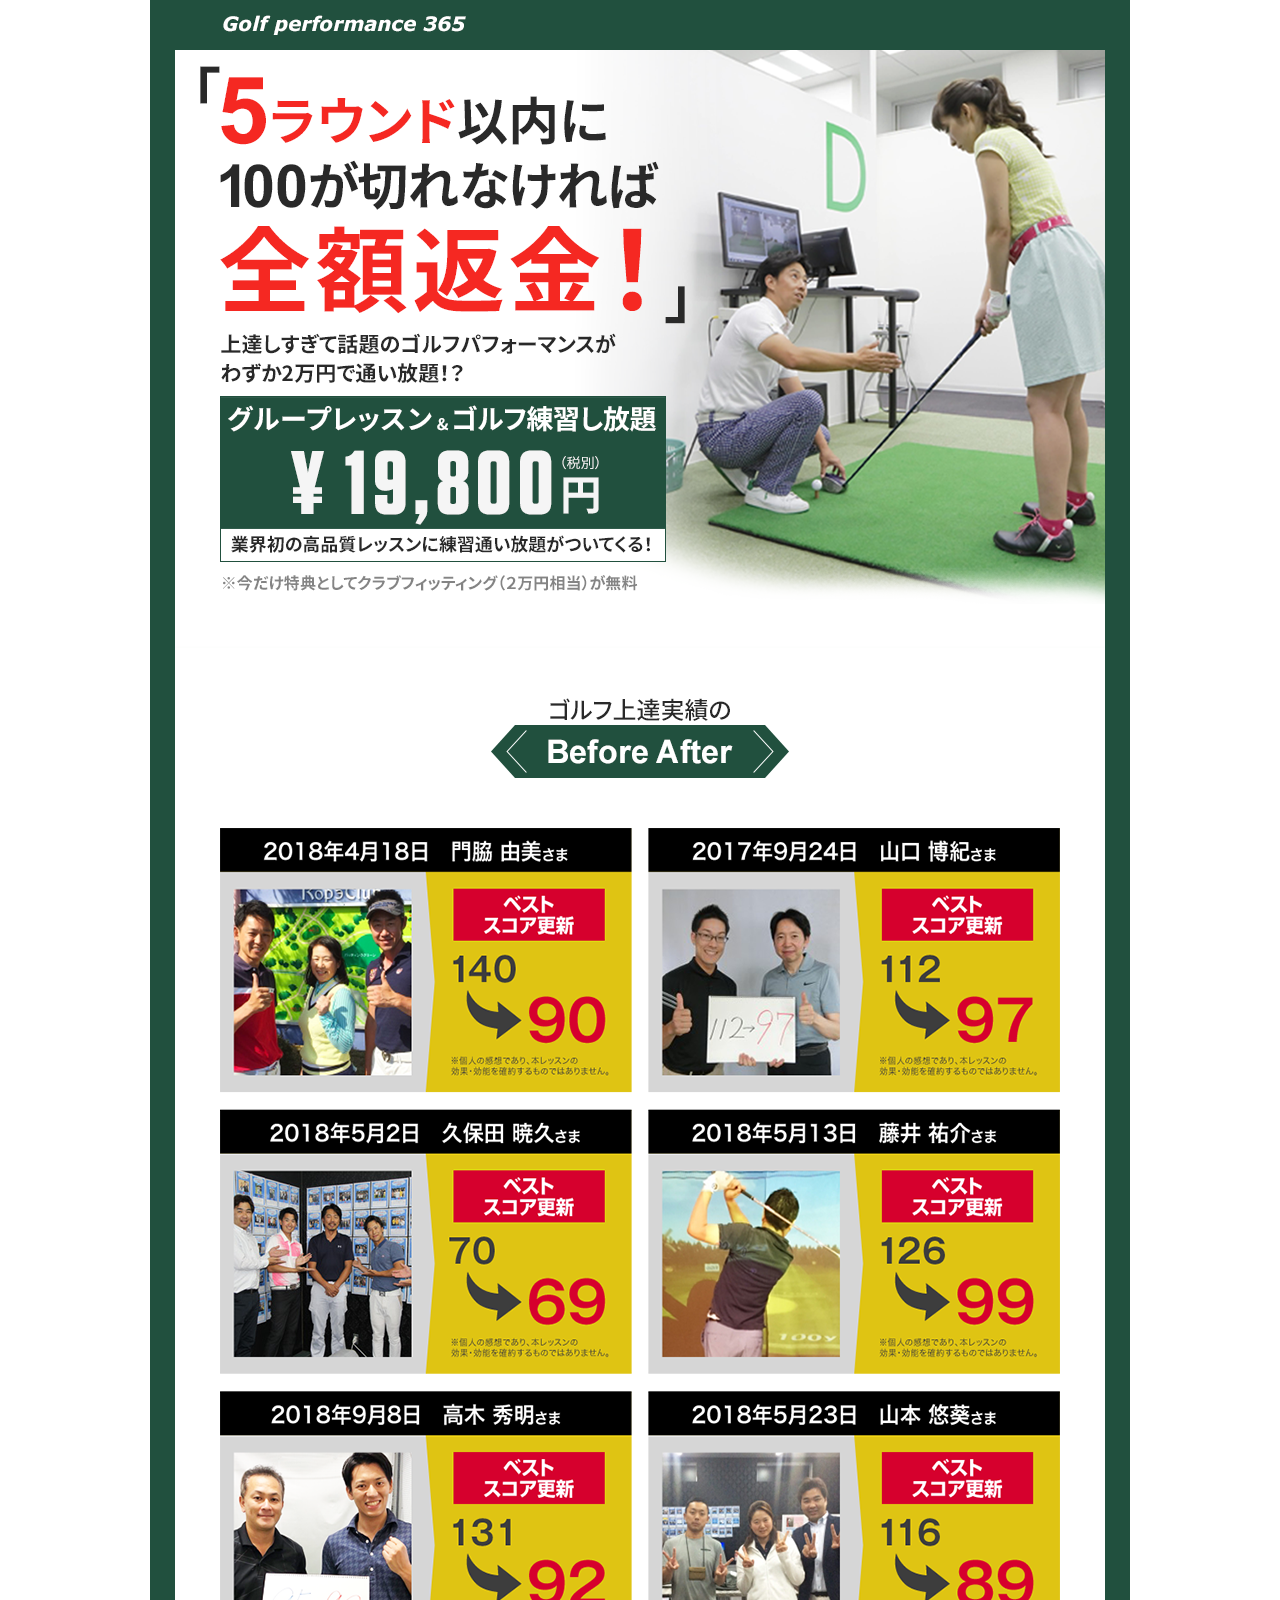
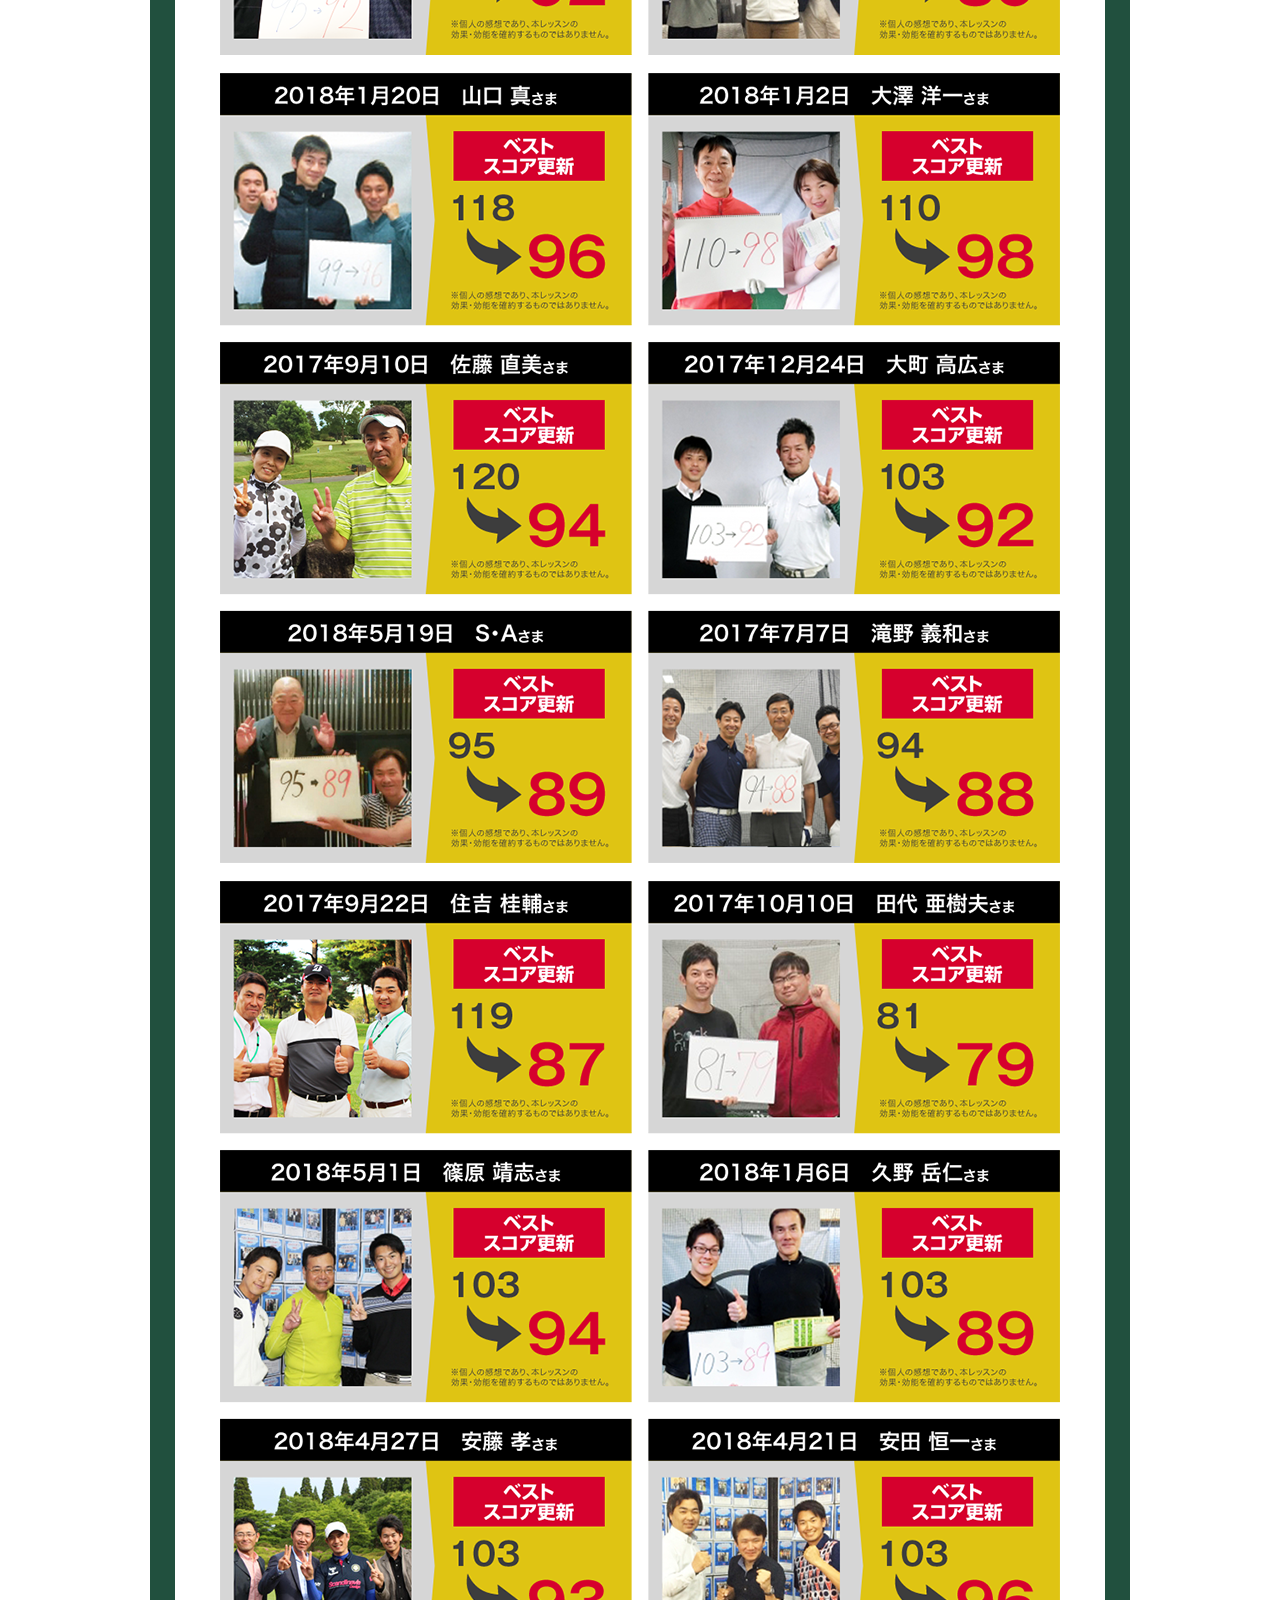
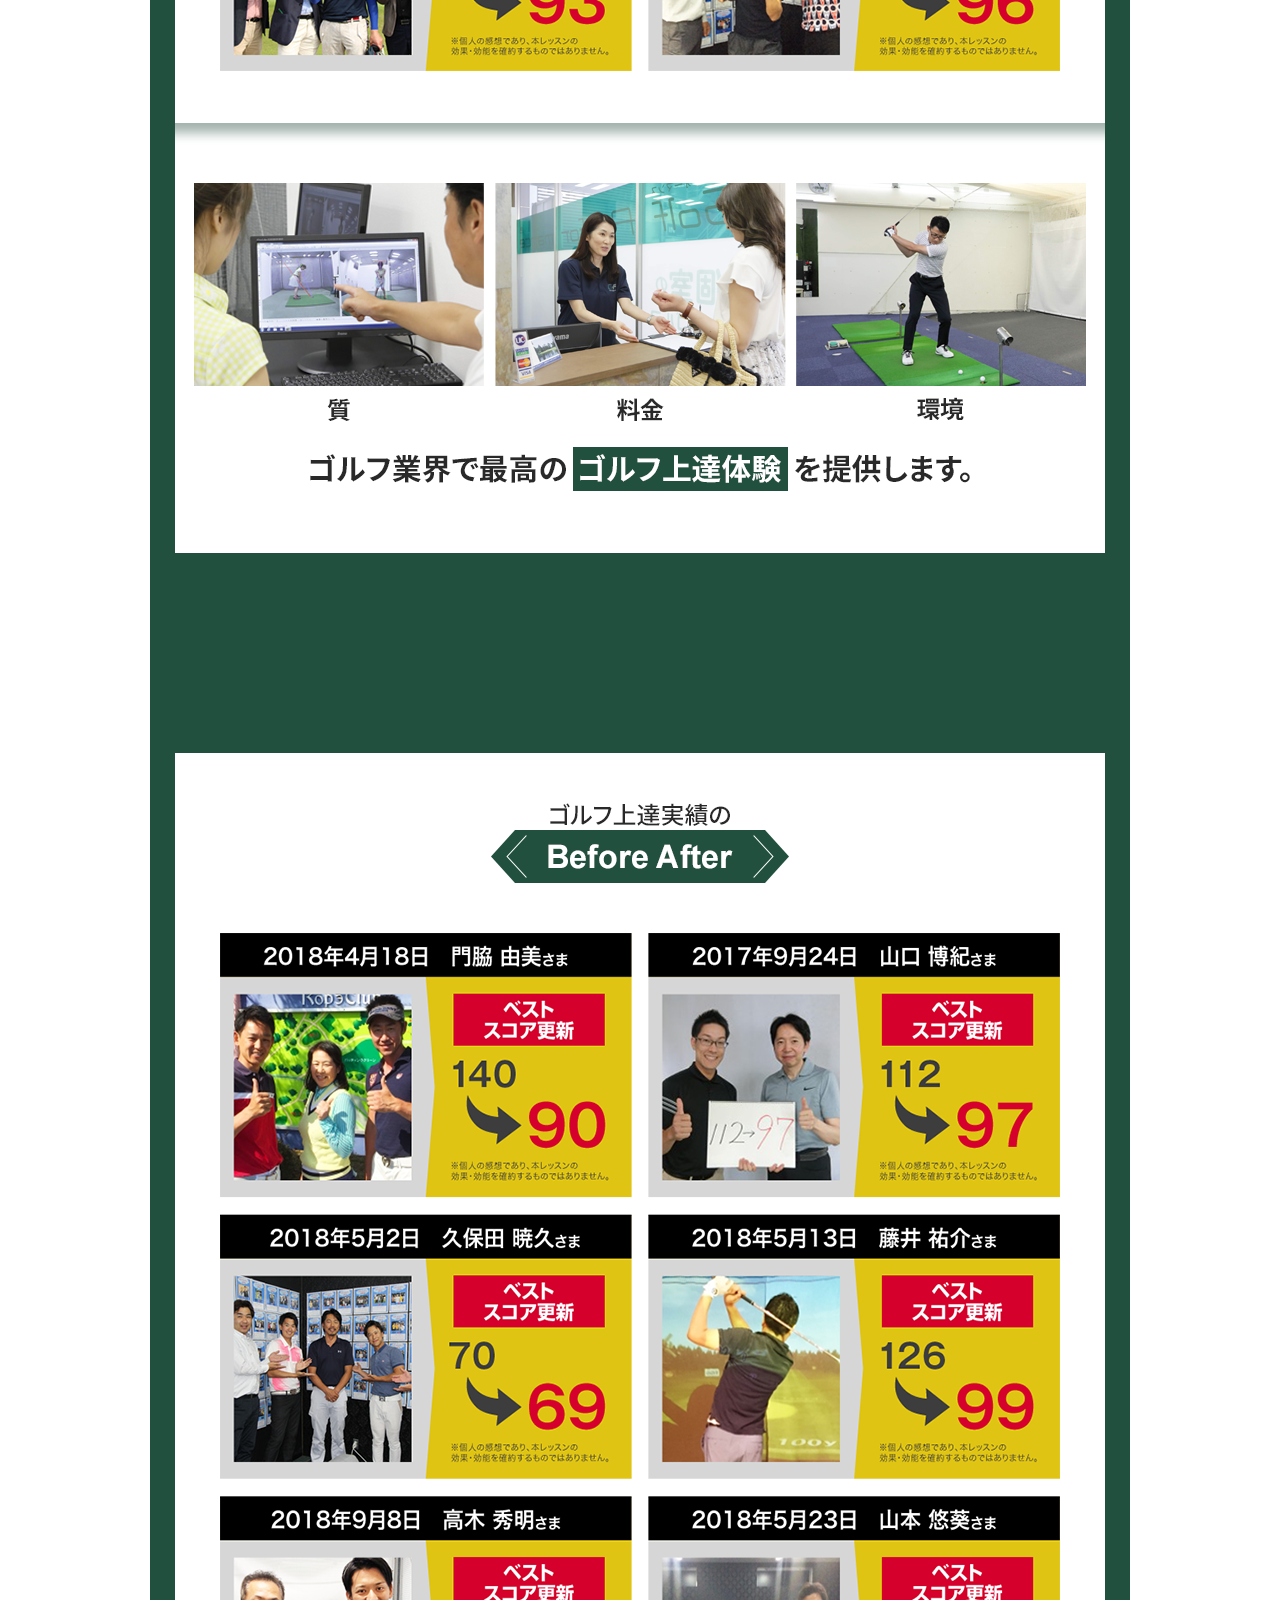
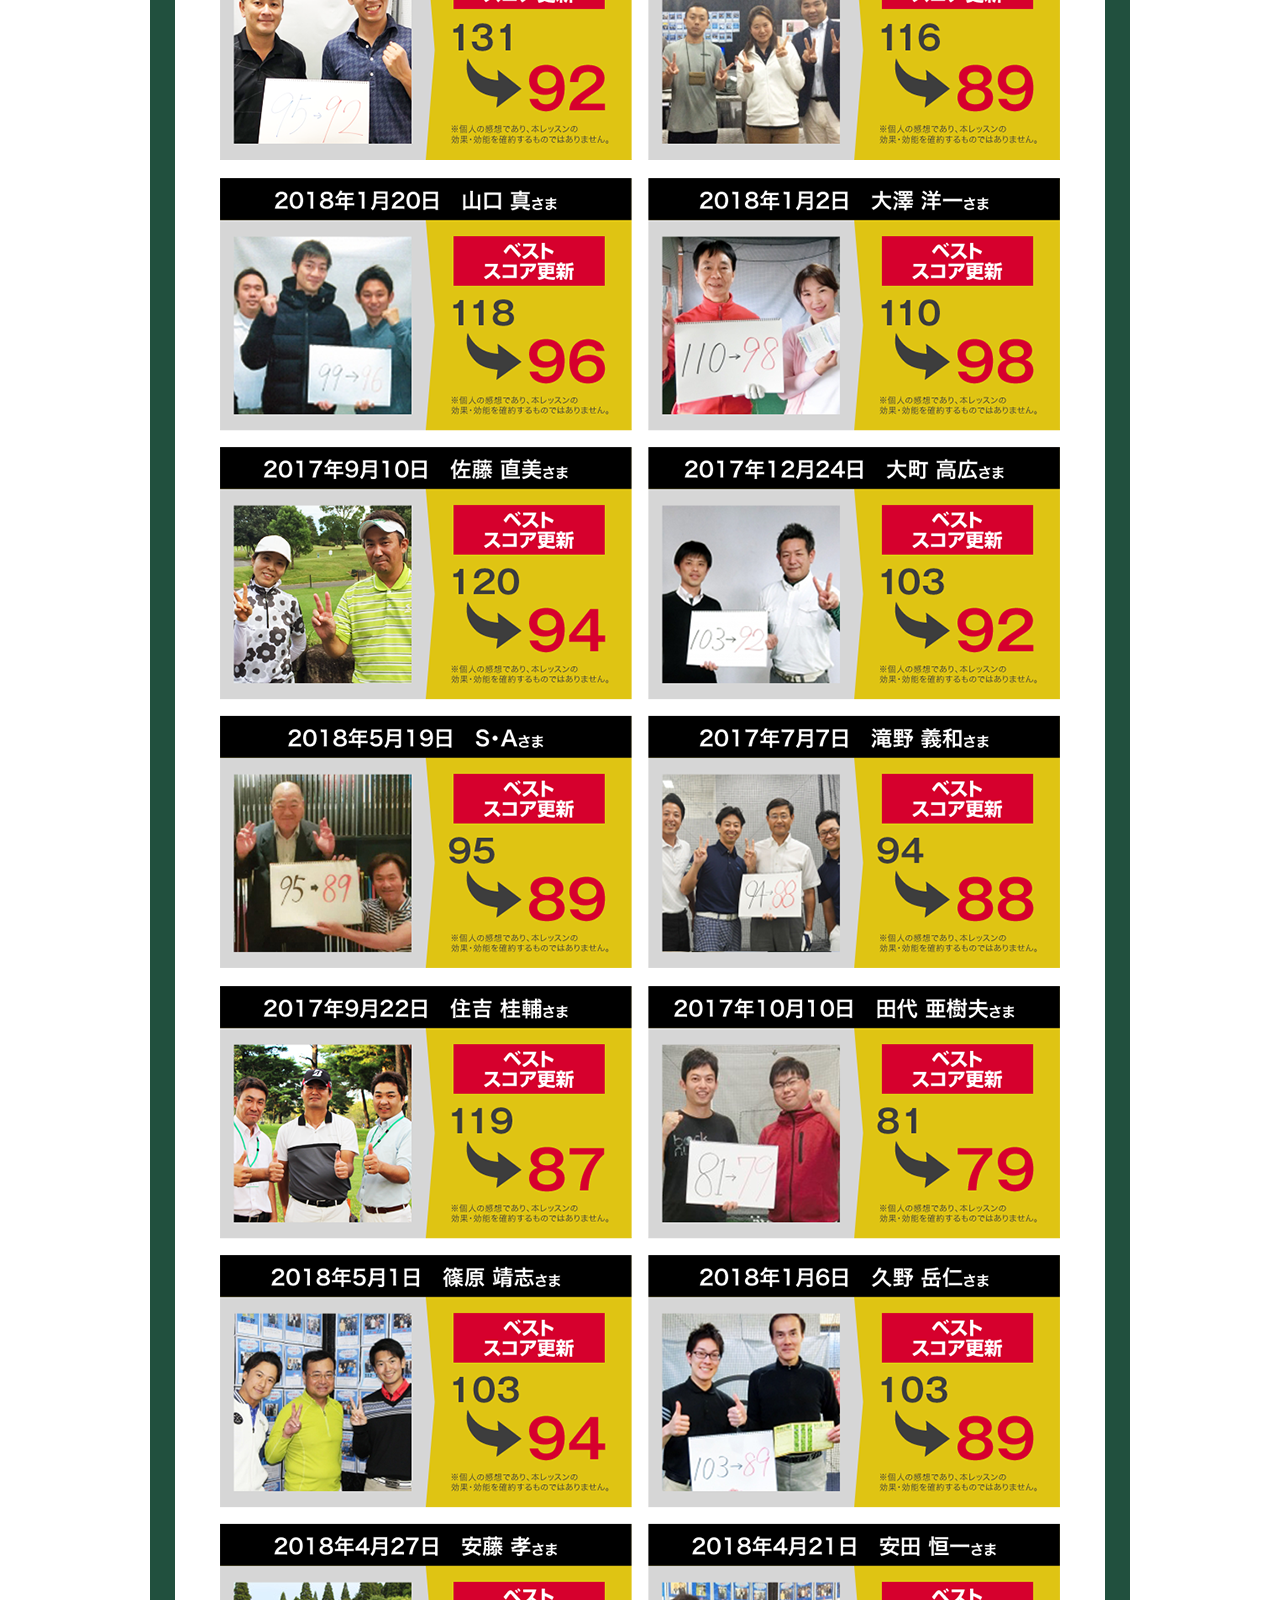
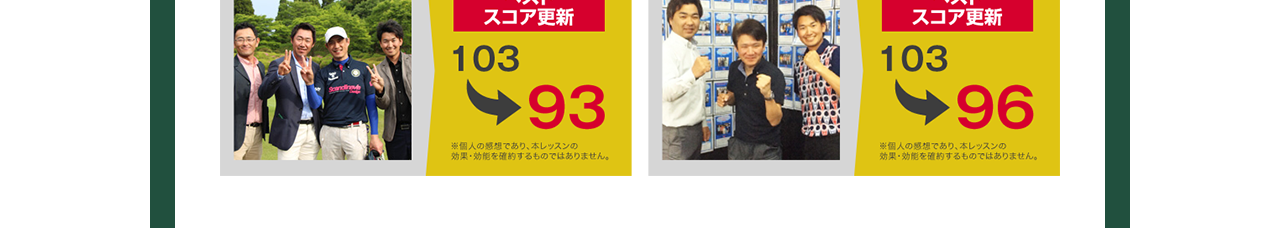
<file: LP/index.html>
<!DOCTYPE html>
<html lang="en">
  <head>
    <meta charset="UTF-8" />
    <meta name="viewport" content="width=device-width, initial-scale=1.0" />
    <title>LP-test</title>
    <style>
      body {
        box-sizing: border-box;
        margin: 0;
        padding: 0;
      }

      .main-container {
        width: 980px;
        margin: 0;
        padding: 0;
        box-sizing: border-box;
        margin: 0 auto;
      }

      img {
        display: block;
        width: 100%;
        margin: 0;
        padding: 0;
      }
    </style>
  </head>
  <body>
    <div class="main-container">
      <img src="./assets/Lesson10-12-WIX_03.png" alt="" />
      <img src="./assets/Lesson10-12-WIX_05.png" alt="" />
      <img src="./assets/Lesson10-12-WIX_07.png" alt="" />
      <img src="./assets/Lesson10-12-WIX_09.png" alt="" />
      <img src="./assets/Lesson10-12-WIX_11.png" alt="" />
    </div>
  </body>
</html>
</file>
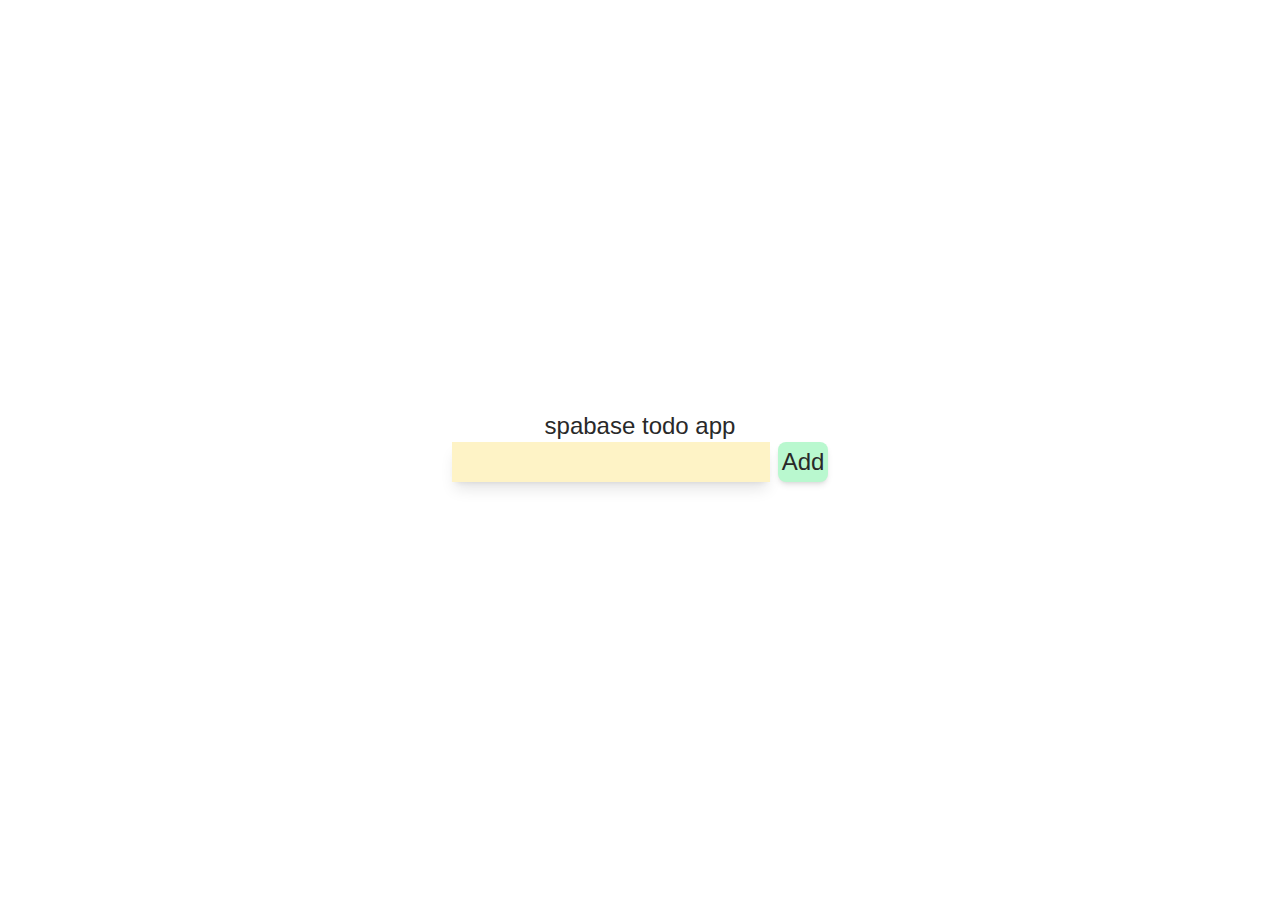
<file: out/index.html>
<!DOCTYPE html><!--_no28CfCqzNKVwPb7ZB39--><html lang="ja"><head><meta charSet="utf-8"/><meta name="viewport" content="width=device-width, initial-scale=1"/><link rel="preload" href="/out/_next/static/media/569ce4b8f30dc480-s.p.woff2" as="font" crossorigin="" type="font/woff2"/><link rel="preload" href="/out/_next/static/media/93f479601ee12b01-s.p.woff2" as="font" crossorigin="" type="font/woff2"/><link rel="stylesheet" href="/out/_next/static/css/52a6cc51105e860c.css" data-precedence="next"/><link rel="preload" as="script" fetchPriority="low" href="/out/_next/static/chunks/webpack-c5c3ff16f4f0dd41.js"/><script src="/out/_next/static/chunks/4bd1b696-cf72ae8a39fa05aa.js" async=""></script><script src="/out/_next/static/chunks/964-e786f20a093fcff3.js" async=""></script><script src="/out/_next/static/chunks/main-app-c2f0c67d212249fa.js" async=""></script><script src="/out/_next/static/chunks/647-8c1134ea2ad0cce4.js" async=""></script><script src="/out/_next/static/chunks/app/page-735eef78b4bae76a.js" async=""></script><meta name="next-size-adjust" content=""/><title>Create Next App</title><meta name="description" content="Generated by create next app"/><link rel="icon" href="/out/favicon.ico" type="image/x-icon" sizes="16x16"/><script src="/out/_next/static/chunks/polyfills-42372ed130431b0a.js" noModule=""></script></head><body class="__variable_ee8716 __variable_96eb68 antialiased bg-white text-black"><div hidden=""><!--$--><!--/$--></div><section class="flex justify-center items-center h-screen "><section class="text-center mb-2 text-2xl font-medium bg-white"><h3>spabase todo app</h3><form action=""><input type="text" class="shadow-lg p-1 mr-2 outline-none bg-amber-100" value=""/><button class="shadow-md border-none px-1 py-1  rounded-lg bg-green-200">Add</button></form><div><ul></ul></div></section></section><!--$--><!--/$--><script src="/out/_next/static/chunks/webpack-c5c3ff16f4f0dd41.js" id="_R_" async=""></script><script>(self.__next_f=self.__next_f||[]).push([0])</script><script>self.__next_f.push([1,"1:\"$Sreact.fragment\"\n2:I[7555,[],\"\"]\n3:I[1295,[],\"\"]\n4:I[8863,[\"647\",\"static/chunks/647-8c1134ea2ad0cce4.js\",\"974\",\"static/chunks/app/page-735eef78b4bae76a.js\"],\"default\"]\n5:I[9665,[],\"OutletBoundary\"]\n7:I[4911,[],\"AsyncMetadataOutlet\"]\n9:I[9665,[],\"ViewportBoundary\"]\nb:I[9665,[],\"MetadataBoundary\"]\nc:\"$Sreact.suspense\"\ne:I[8393,[],\"\"]\n:HL[\"/out/_next/static/media/569ce4b8f30dc480-s.p.woff2\",\"font\",{\"crossOrigin\":\"\",\"type\":\"font/woff2\"}]\n:HL[\"/out/_next/static/media/93f479601ee12b01-s.p.woff2\",\"font\",{\"crossOrigin\":\"\",\"type\":\"font/woff2\"}]\n:HL[\"/out/_next/static/css/52a6cc51105e860c.css\",\"style\"]\n"])</script><script>self.__next_f.push([1,"0:{\"P\":null,\"b\":\"-no28CfCqzNKVwPb7ZB39\",\"p\":\"/out\",\"c\":[\"\",\"\"],\"i\":false,\"f\":[[[\"\",{\"children\":[\"__PAGE__\",{}]},\"$undefined\",\"$undefined\",true],[\"\",[\"$\",\"$1\",\"c\",{\"children\":[[[\"$\",\"link\",\"0\",{\"rel\":\"stylesheet\",\"href\":\"/out/_next/static/css/52a6cc51105e860c.css\",\"precedence\":\"next\",\"crossOrigin\":\"$undefined\",\"nonce\":\"$undefined\"}]],[\"$\",\"html\",null,{\"lang\":\"ja\",\"children\":[\"$\",\"body\",null,{\"className\":\"__variable_ee8716 __variable_96eb68 antialiased bg-white text-black\",\"children\":[\"$\",\"$L2\",null,{\"parallelRouterKey\":\"children\",\"error\":\"$undefined\",\"errorStyles\":\"$undefined\",\"errorScripts\":\"$undefined\",\"template\":[\"$\",\"$L3\",null,{}],\"templateStyles\":\"$undefined\",\"templateScripts\":\"$undefined\",\"notFound\":[[[\"$\",\"title\",null,{\"children\":\"404: This page could not be found.\"}],[\"$\",\"div\",null,{\"style\":{\"fontFamily\":\"system-ui,\\\"Segoe UI\\\",Roboto,Helvetica,Arial,sans-serif,\\\"Apple Color Emoji\\\",\\\"Segoe UI Emoji\\\"\",\"height\":\"100vh\",\"textAlign\":\"center\",\"display\":\"flex\",\"flexDirection\":\"column\",\"alignItems\":\"center\",\"justifyContent\":\"center\"},\"children\":[\"$\",\"div\",null,{\"children\":[[\"$\",\"style\",null,{\"dangerouslySetInnerHTML\":{\"__html\":\"body{color:#000;background:#fff;margin:0}.next-error-h1{border-right:1px solid rgba(0,0,0,.3)}@media (prefers-color-scheme:dark){body{color:#fff;background:#000}.next-error-h1{border-right:1px solid rgba(255,255,255,.3)}}\"}}],[\"$\",\"h1\",null,{\"className\":\"next-error-h1\",\"style\":{\"display\":\"inline-block\",\"margin\":\"0 20px 0 0\",\"padding\":\"0 23px 0 0\",\"fontSize\":24,\"fontWeight\":500,\"verticalAlign\":\"top\",\"lineHeight\":\"49px\"},\"children\":404}],[\"$\",\"div\",null,{\"style\":{\"display\":\"inline-block\"},\"children\":[\"$\",\"h2\",null,{\"style\":{\"fontSize\":14,\"fontWeight\":400,\"lineHeight\":\"49px\",\"margin\":0},\"children\":\"This page could not be found.\"}]}]]}]}]],[]],\"forbidden\":\"$undefined\",\"unauthorized\":\"$undefined\"}]}]}]]}],{\"children\":[\"__PAGE__\",[\"$\",\"$1\",\"c\",{\"children\":[[\"$\",\"section\",null,{\"className\":\"flex justify-center items-center h-screen \",\"children\":[\"$\",\"$L4\",null,{}]}],null,[\"$\",\"$L5\",null,{\"children\":[\"$L6\",[\"$\",\"$L7\",null,{\"promise\":\"$@8\"}]]}]]}],{},null,false]},null,false],[\"$\",\"$1\",\"h\",{\"children\":[null,[[\"$\",\"$L9\",null,{\"children\":\"$La\"}],[\"$\",\"meta\",null,{\"name\":\"next-size-adjust\",\"content\":\"\"}]],[\"$\",\"$Lb\",null,{\"children\":[\"$\",\"div\",null,{\"hidden\":true,\"children\":[\"$\",\"$c\",null,{\"fallback\":null,\"children\":\"$Ld\"}]}]}]]}],false]],\"m\":\"$undefined\",\"G\":[\"$e\",[]],\"s\":false,\"S\":true}\n"])</script><script>self.__next_f.push([1,"a:[[\"$\",\"meta\",\"0\",{\"charSet\":\"utf-8\"}],[\"$\",\"meta\",\"1\",{\"name\":\"viewport\",\"content\":\"width=device-width, initial-scale=1\"}]]\n6:null\n"])</script><script>self.__next_f.push([1,"f:I[8175,[],\"IconMark\"]\n8:{\"metadata\":[[\"$\",\"title\",\"0\",{\"children\":\"Create Next App\"}],[\"$\",\"meta\",\"1\",{\"name\":\"description\",\"content\":\"Generated by create next app\"}],[\"$\",\"link\",\"2\",{\"rel\":\"icon\",\"href\":\"/out/favicon.ico\",\"type\":\"image/x-icon\",\"sizes\":\"16x16\"}],[\"$\",\"$Lf\",\"3\",{}]],\"error\":null,\"digest\":\"$undefined\"}\n"])</script><script>self.__next_f.push([1,"d:\"$8:metadata\"\n"])</script></body></html>
</file>
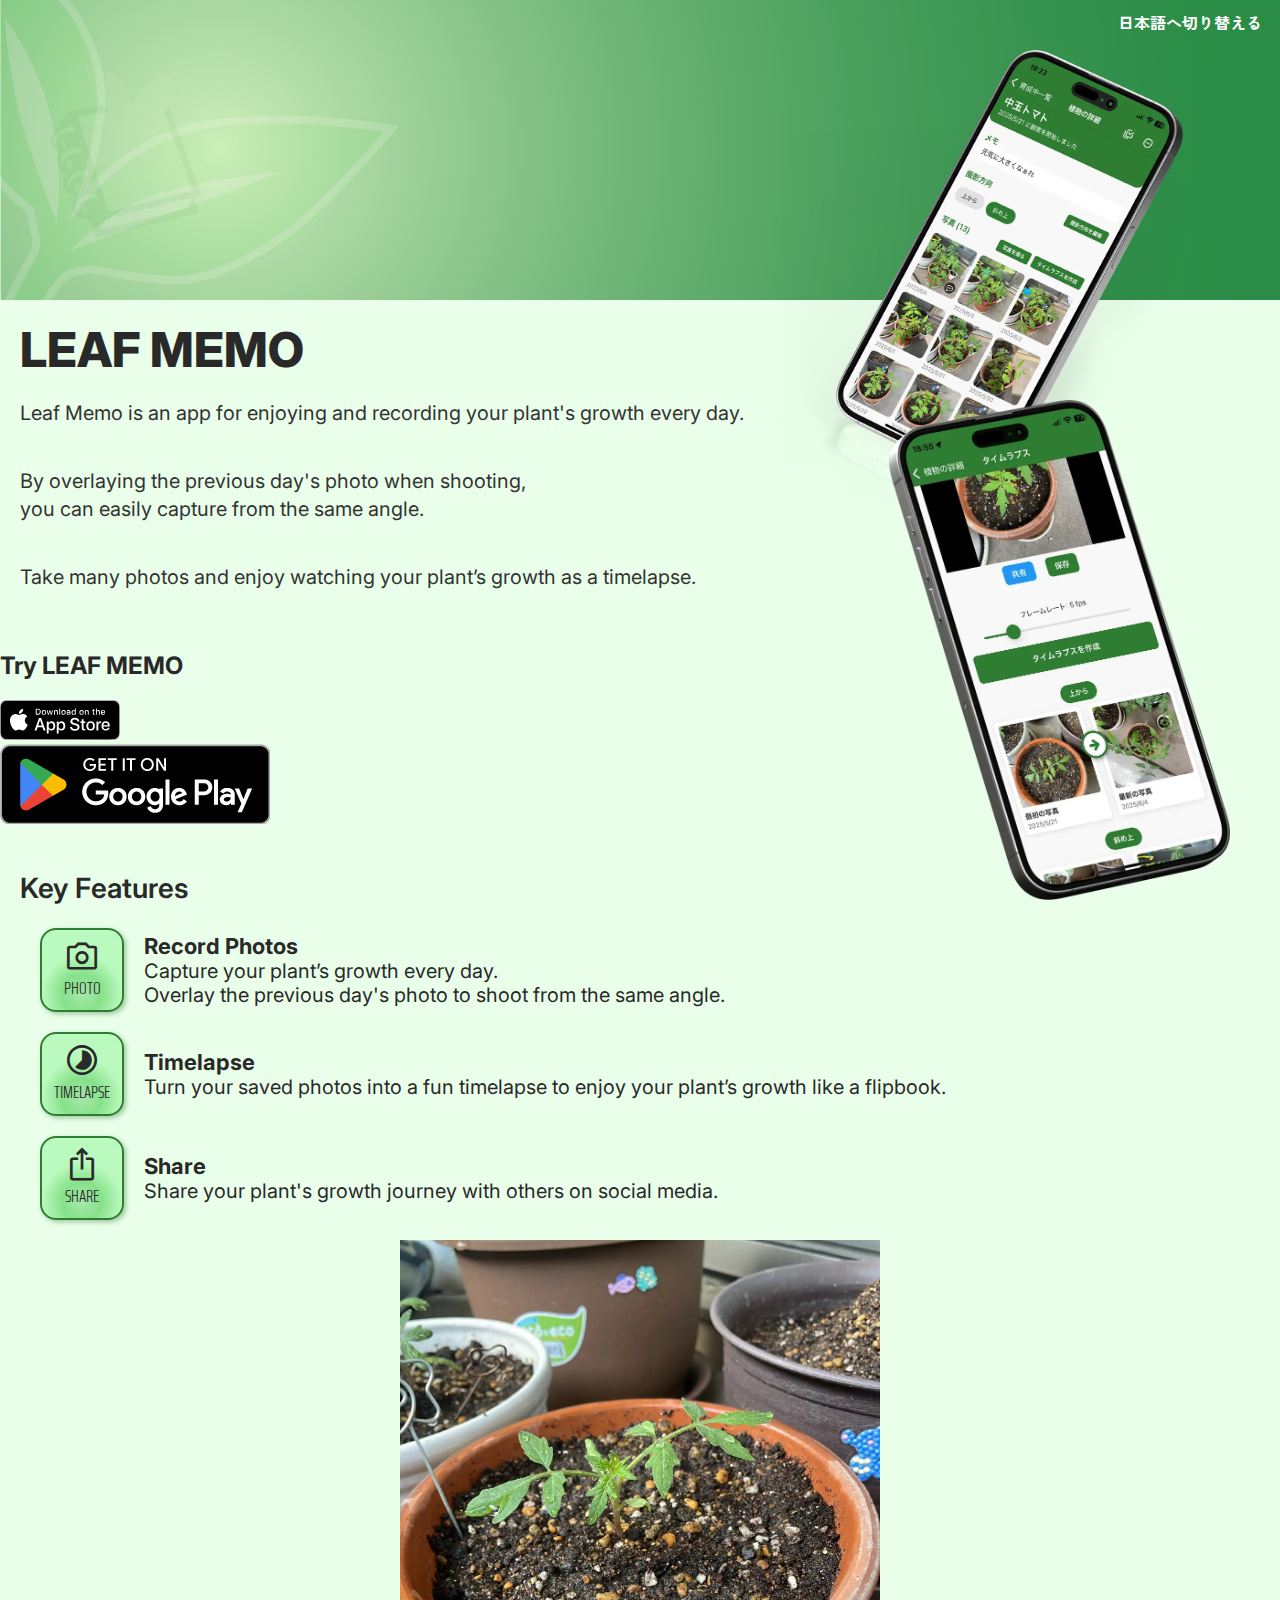
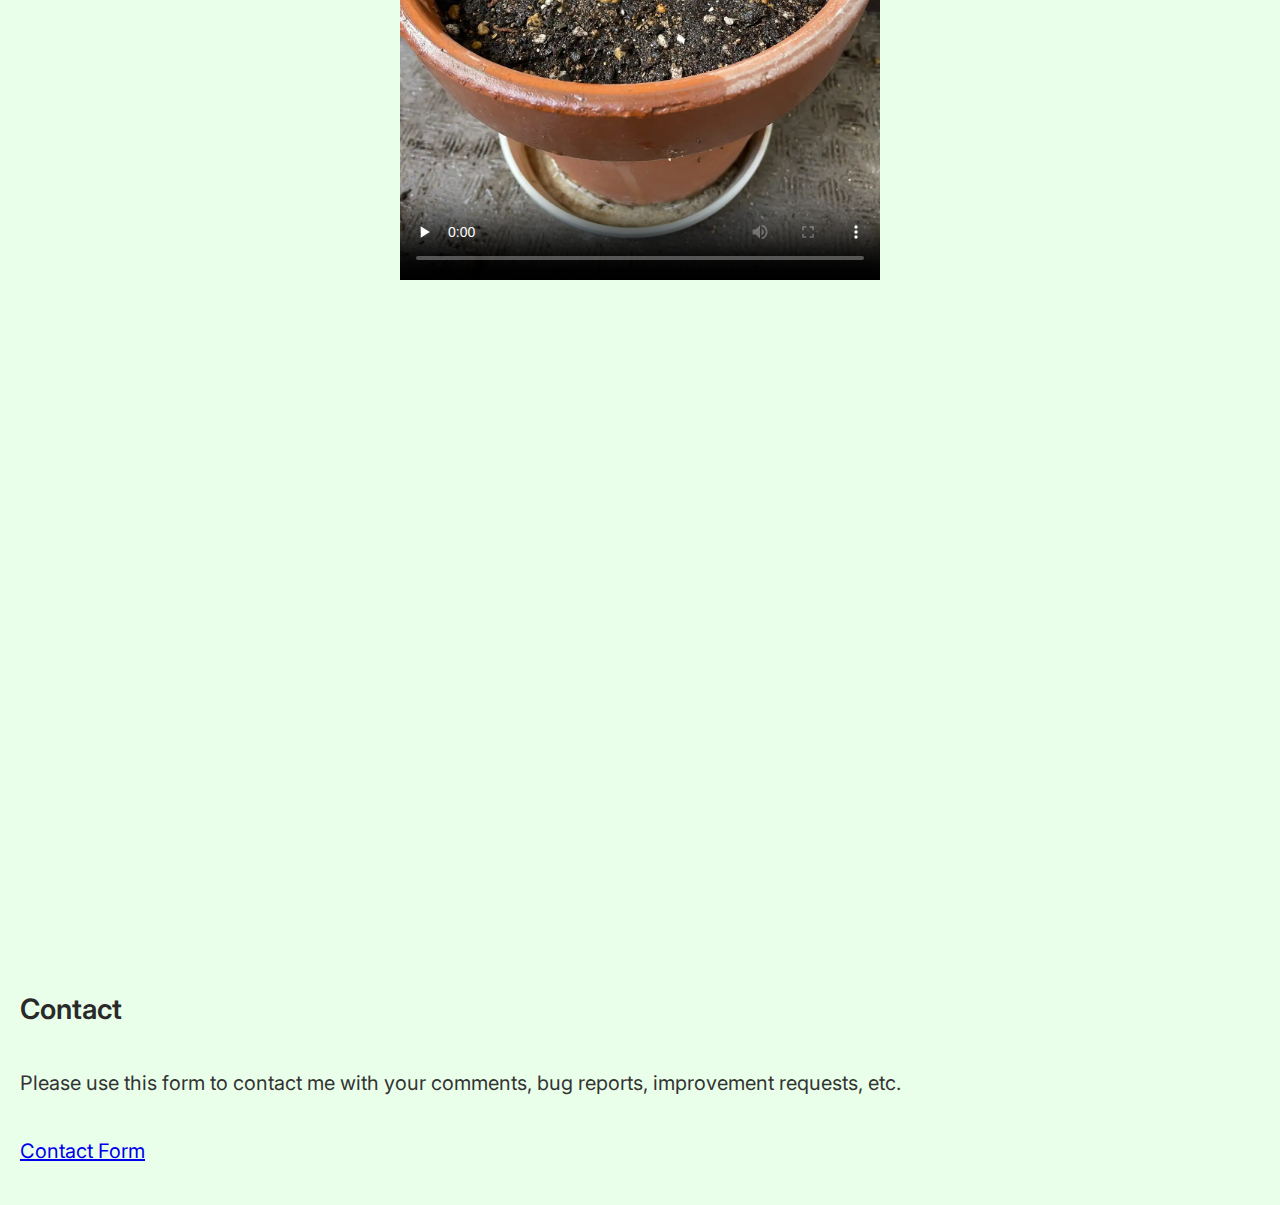
<file: leaf_memo/en/index.html>
<!DOCTYPE html>
<html lang="en">
  <head>
    <meta charset="UTF-8" />
    <meta name="viewport" content="width=device-width, initial-scale=1.0" />
    <title>ハッパメモ | LEAF MEMO</title>
    <link
      rel="stylesheet"
      href="https://fonts.googleapis.com/css2?family=Material+Symbols+Outlined"
    />

    <link rel="preconnect" href="https://fonts.googleapis.com" />
    <link rel="preconnect" href="https://fonts.gstatic.com" crossorigin />
    <link
      href="https://fonts.googleapis.com/css2?family=Inter:ital,opsz,wght@0,14..32,100..900;1,14..32,100..900&family=Saira+Extra+Condensed:wght@300&family=Zen+Kaku+Gothic+New:wght@400;700;900&display=swap"
      rel="stylesheet"
    />

    <link rel="stylesheet" href="../assets/style.css" />
  </head>
  <body>
    <main>
      <section class="section-key">
        <div class="key-visual">
          <svg
            id="my-svg"
            xmlns="http://www.w3.org/2000/svg"
            viewBox="0 0 1935.1691 733.4105"
          >
            <defs>
              <mask id="leaf-grow-mask">
                <rect width="100%" height="100%" fill="black" />
                <rect
                  id="leaf-grow-rect"
                  x="0"
                  y="100%"
                  width="100%"
                  height="0"
                  fill="white"
                >
                  <animate
                    attributeName="y"
                    from="60%"
                    to="0%"
                    dur="1200ms"
                    fill="freeze"
                  />
                  <animate
                    attributeName="height"
                    from="0"
                    to="100%"
                    dur="1200ms"
                    fill="freeze"
                  />
                </rect>
              </mask>
            </defs>

            <g id="_レイヤー_12">
              <g id="logo-main">
                <path
                  d="M342.6151,162.0533l-2.0346.3169-7.1979,1.1246-.051.0102-26.5828,4.1101c-.3578-.6339-.726-1.2678-1.0939-1.9017-6.3901-10.9092-14.2321-22.4216-23.7406-33.474-35.3244-41.0705-67.8476-56.049-67.8476-56.049,0,0,25.356,47.1642,56.3556,82.867,3.1797,3.6602,6.3288,7.2183,9.437,10.6638.552.6134,1.0938,1.2167,1.6357,1.8199l-1.3188.2045-51.3254,7.9646-1.7176.2658-2.4743.3885c-.6646-.5828-1.3188-1.1656-1.9631-1.7585v-.0102c-.1635-.1432-.3271-.2863-.4907-.4396l-1.4518-1.3291-2.5663.3987-.3068-.2862-1.0327.1533c-.0307-.0204-1.5439-1.4825-1.5439-1.4825l-1.4313.2249-2.4845.3783c-13.9048-14.1707-25.2946-30.693-33.9546-49.1681-21.1742-45.1603-34.9564-111.9037-35.0892-112.5683l-2.9959-14.4774,14.3445,3.5682c.3477.0716,49.71,12.3099,88.2858,25.1822,39.3017,13.138,72.6631,44.1378,87.069,80.8937,4.9077,12.5144,9.3348,29.4559,13.1892,50.3439l.3783,2.0653Z"
                  style="fill: #2e7d32"
                />
                <polygon
                  points="587.5844 607.423 216.1148 699.5945 214.1714 693.7797 228.4489 661.1706 104.2455 280.5514 133.3909 276.1605 445.2549 229.1744 564.2925 545.5288 574.6001 572.9048 587.5844 607.423"
                  style="fill: #fff"
                />
                <polygon
                  points="593.9962 567.9555 587.5844 607.423 574.6001 572.9048 593.9962 567.9555"
                  style="fill: #fff"
                />
                <path
                  d="M635.7625,552.2285l-134.4785-366.813-1.4722,1.9119-.8384-2.28c-.4399.5625-.8794,1.1145-1.3188,1.6562-.3682.4705-.7466.9307-1.125,1.3906-.8076,1.002-1.6152,1.9834-2.4331,2.9446-.2046.2454-.4092.4907-.6235.7361-.8696,1.0327-1.7383,2.0449-2.6279,3.0366-.46.5317-.9302,1.0532-1.3901,1.5745-.5215.5828-1.043,1.1555-1.5645,1.7178-.6338.6951-1.2676,1.3801-1.9121,2.0549-.2656.2864-.5317.5625-.8076.8486-.8076.8486-1.6255,1.687-2.4336,2.4946-.5415.542-1.0732,1.0737-1.6152,1.6055-.542.5212-1.0835,1.0427-1.6255,1.5642-.4702.4497-.9409.8894-1.4111,1.3291-.1226.1228-.2451.2351-.3682.3374-1.0327.9509-2.0547,1.8711-3.0771,2.7708-.542.4805-1.084.9407-1.626,1.3904-.521.4397-1.0425.8794-1.564,1.3088s-1.043.8486-1.5645,1.2678c-.1123.092-.2148.1736-.3271.2556-.4502.3577-.8999.7053-1.3496,1.053-1.5645,1.2065-3.1284,2.3516-4.6929,3.4353-.9302.6443-1.8608,1.2678-2.791,1.8711-.6646.4397-1.3296.8589-1.9937,1.2678-.9307.5725-1.8711,1.1248-2.8018,1.6562-1.0938.634-2.1777,1.2371-3.2715,1.7996-.3271.1636-.6445.3271-.9717.4907-.9507.4907-1.9116.9507-2.8628,1.3904-.6133.2864-1.2266.5623-1.8501.8284-23.5156,10.1626-63.5435,19.7324-69.7495,21.1843-3.7935,1.8506-12.77,7.0957-16.8491,13.4858-4.0801,6.3799-5.8281,22.9431-7.3618,37.5532-.501,4.7339-1.002,9.6108-1.605,14.2014-.9614,7.5454-1.5439,18.5569-1.9121,29.1289,7.1162-12.3716,16.4097-26.3274,26.9102-36.7766,23.9756-23.8428,65.7412-30.427,67.5103-30.6929l13.1582-2.0142-5.4287,12.1565c-1.0942,2.4436-26.9614,60.1694-46.479,84.104-19.457,23.8123-52.3584,49.4751-53.7485,50.5586l-2.0962,1.6257-31.5107-1.2883-1.4009-.7156c-.5825-.2864-14.2935-7.2183-23.229-14.3752-13.5166-10.7764-22.7388-20.9084-23.1172-21.3174l-8.3018-9.1506,6.3594-1.4827,5.6641-1.3291c.6543-.1533,15.9497-3.7114,28.4233-3.2002.2759.0205.562.0308.8486.0513,3.4146.2046,6.9116,1.5439,10.1318,3.3228l-.1738-8.6394c-12.4121-5.0813-46.8677-20.0701-67.2646-37.4512-24.1392-20.571-49.853-60.2205-50.937-61.8972l-8.752-13.5776,15.9702,2.4539c7.4331,1.1348,73.103,11.5125,90.0957,24.3743,9.6616,7.3208,17.9536,18.0254,24.2515,27.8611.3169-9.8665.7261-20.479,1.2578-28.321.3779-5.7358.7769-9.7539,1.0835-12.9644.3071-3.0161.542-5.4084.644-8.0361.3887-9.2427-2.3618-13.1279-3.394-14.5898-.1636-.2251-.2964-.4192-.4194-.5828-1.9116-2.8936-3.6191-5.3372-13.1992-18.2502-2.229-.5623-4.417-1.145-6.564-1.7585-4.0693-1.1553-8.0054-2.4026-11.8296-3.7317-.521-.1738-1.0322-.3579-1.5537-.542-3.9263-1.3906-7.7295-2.873-11.4102-4.4373-.2969-.1228-.6035-.2556-.9102-.3884-2.7808-1.1963-5.4902-2.4336-8.1279-3.7217-.7568-.3682-1.5034-.7363-2.2495-1.1145-.7876-.3884-1.5645-.7874-2.3311-1.1963-2.7505-1.4211-5.4087-2.8933-7.9956-4.4065-1.564-.9202-3.0977-1.8506-4.6108-2.7913-2.188-1.3701-4.3247-2.7708-6.3901-4.2021-.7666-.5215-1.5234-1.053-2.2695-1.5847-.0205,0-.0308-.0103-.0308-.0205-.7466-.5317-1.4927-1.0632-2.2188-1.6052-.5522-.3987-1.1045-.8076-1.646-1.2268-.1841-.1331-.3682-.2659-.542-.4089-.4702-.3477-.9199-.6953-1.3701-1.0532-.5825-.45-1.1553-.8997-1.728-1.3599-1.145-.8997-2.2695-1.8198-3.3638-2.74-.5518-.4702-1.0938-.9304-1.6357-1.4006-.542-.45-1.0635-.9099-1.585-1.3701-.8687-.7566-1.7173-1.5234-2.5557-2.3005l-2.5869.4092-.3169-.2966-1.0532.1636c-.5215-.4907-1.043-.9917-1.5537-1.4824l-130.5938,20.2644c-3.2305.501-6.1035,2.29-7.9849,4.9688l-35.2324,50.2007c-2.1982,3.1184-2.771,7.0854-1.5645,10.7048l153.9453,459.4951c1.9019,5.6541,7.8115,8.9053,13.6084,7.4739l417.3101-103.5403c2.5356-.6338,3.9565-3.3433,3.0366-5.7971l-21.9922-58.4414,28.208-7.1978c2.5664-.6544,4.0083-3.3843,3.0981-5.8687ZM77.0892,284.6504l.2852.8696-.291-.8687.0059-.001ZM216.1112,699.5896l-.0654-.1956,17.8501-39.6177,340.6953-86.8746,12.9849,34.5168-371.4648,92.171Z"
                  style="fill: #2e7d32"
                />
                <polygon
                  points="547.8267 561.0913 626.7847 540.1272 599.3438 623.5834 575.3599 628.8417 529.6164 640.2004 547.8267 561.0913"
                  style="fill: #2e7d32"
                />
                <polyline
                  points="216.1148 699.5945 229.6854 659.1079 594.6705 566.8795 580.2461 610.3514"
                  style="fill: #f9faf0"
                />
                <path
                  d="M139.122,368.2495c-20.5415-2.5784-73.2882-9.2089-88.5909-15.3547-8.9097-3.5792-13.4394-14.6046-7.343-25.1688,8.2785-14.3905,21.9796-18.2404,34.9765-22.3618,8.9929-2.8674,30.3797-1.9759,42.701-1.1662l-15.4799-54.3226c-3.9479-1.2899-88.653,16.8205-101.6789,53.4943-8.6372,24.2935-2.1065,49.7562,18.8247,62.0258,24.7318,14.4869,94.8128,22.9698,122.1629,22.4334l-5.5723-19.5794ZM28.3262,344.7679s-12.5903-9.5987-9.5504-28.0966c3.9969-24.3751,27.8113-36.8175,40.7172-41.3791,11.4421-4.0519,38.9906-8.8237,38.9906-8.8237l7.4766,24.277c-27.7168-3.225-31.9183-.7062-53.6783,7.7712-27.2185,10.605-30.9409,37.1496-23.9557,46.2511Z"
                  style="fill: #2e7d32"
                />
                <path
                  d="M105.9602,290.7456c-27.7168-3.225-31.9183-.7062-53.6783,7.7712-27.2185,10.605-30.9409,37.1496-23.9557,46.2511,0,0-12.5903-9.5987-9.5504-28.0966,3.9969-24.3751,27.8113-36.8175,40.7172-41.3791,11.4421-4.0519,38.9906-8.8237,38.9906-8.8237l7.4766,24.277Z"
                  style="fill: #f9faf0"
                />
                <path
                  d="M166.4037,457.5415c-20.5415-2.5784-73.2882-9.2089-88.5909-15.3547-8.9097-3.5792-13.4394-14.6046-7.343-25.1688,8.2785-14.3905,21.9796-18.2404,34.9765-22.3618,8.9929-2.8674,30.3797-1.9759,42.701-1.1662l-15.4799-54.3226c-3.9479-1.2899-88.653,16.8205-101.6789,53.4943-8.6372,24.2935-2.1065,49.7562,18.8247,62.0258,24.7318,14.4869,94.8128,22.9698,122.1629,22.4334l-5.5723-19.5794ZM55.608,434.0599s-12.5903-9.5987-9.5504-28.0966c3.9969-24.3751,27.8113-36.8175,40.7172-41.3791,11.4421-4.0519,38.9906-8.8237,38.9906-8.8237l7.4766,24.277c-27.7168-3.225-31.9183-.7062-53.6783,7.7712-27.2185,10.605-30.9409,37.1496-23.9557,46.2511Z"
                  style="fill: #2e7d32"
                />
                <path
                  d="M133.242,380.0376c-27.7168-3.225-31.9183-.7062-53.6783,7.7712-27.2185,10.605-30.9409,37.1496-23.9557,46.2511,0,0-12.5903-9.5987-9.5504-28.0966,3.9969-24.3751,27.8113-36.8175,40.7172-41.3791,11.4421-4.0519,38.9906-8.8237,38.9906-8.8237l7.4766,24.277Z"
                  style="fill: #f9faf0"
                />
                <path
                  d="M196.6009,551.6291c-20.5415-2.5784-73.2882-9.2089-88.5909-15.3547-8.9097-3.5792-13.4394-14.6046-7.343-25.1688,8.2785-14.3905,21.9796-18.2404,34.9765-22.3618,8.9929-2.8674,30.3797-1.9759,42.701-1.1662l-15.4799-54.3226c-3.9479-1.2899-88.653,16.8205-101.6789,53.4943-8.6372,24.2935-2.1065,49.7562,18.8247,62.0258,24.7318,14.4869,94.8128,22.9698,122.1629,22.4334l-5.5723-19.5794ZM85.8051,528.1475s-12.5903-9.5987-9.5504-28.0966c3.9969-24.3751,27.8113-36.8175,40.7172-41.3791,11.4421-4.0519,38.9906-8.8237,38.9906-8.8237l7.4766,24.277c-27.7168-3.225-31.9183-.7062-53.6783,7.7712-27.2185,10.605-30.9409,37.1496-23.9557,46.2511Z"
                  style="fill: #2e7d32"
                />
                <path
                  d="M163.4392,474.1252c-27.7168-3.225-31.9183-.7062-53.6783,7.7712-27.2185,10.605-30.9409,37.1496-23.9557,46.2511,0,0-12.5903-9.5987-9.5504-28.0966,3.9969-24.3751,27.8113-36.8175,40.7172-41.3791,11.4421-4.0519,38.9906-8.8237,38.9906-8.8237l7.4766,24.277Z"
                  style="fill: #f9faf0"
                />
                <path
                  d="M232.2265,648.6117c-20.5415-2.5784-73.2882-9.2089-88.5909-15.3547-8.9097-3.5792-13.4394-14.6046-7.343-25.1688,8.2785-14.3905,21.9796-18.2404,34.9765-22.3618,8.9929-2.8674,30.3797-1.9759,42.701-1.1662l-15.4799-54.3226c-3.9479-1.2899-88.653,16.8205-101.6789,53.4943-8.6372,24.2935-2.1065,49.7562,18.8247,62.0258,24.7318,14.4869,76.6311,22.4141,103.9812,21.8776l12.6094-19.0236ZM121.4307,625.1301s-12.5903-9.5987-9.5504-28.0966c3.9969-24.3751,27.8113-36.8175,40.7172-41.3791,11.4421-4.0519,38.9906-8.8237,38.9906-8.8237l7.4766,24.277c-27.7168-3.225-31.9183-.7062-53.6783,7.7712-27.2185,10.605-30.9409,37.1496-23.9557,46.2511Z"
                  style="fill: #2e7d32"
                />
                <path
                  d="M199.0648,571.1078c-27.7168-3.225-31.9183-.7062-53.6783,7.7712-27.2185,10.605-30.9409,37.1496-23.9557,46.2511,0,0-12.5903-9.5987-9.5504-28.0966,3.9969-24.3751,27.8113-36.8175,40.7172-41.3791,11.4421-4.0519,38.9906-8.8237,38.9906-8.8237l7.4766,24.277Z"
                  style="fill: #f9faf0"
                />
                <path
                  d="M219.1112,180.876c-.5317-.4907-1.0634-.9815-1.5848-1.4723l-2.5356.3988-1.0633.1636c.5112.4908,1.0326.9918,1.554,1.4825l1.0531-.1636.3169.2965,2.5867-.4089c-.1125-.092-.2147-.1943-.3271-.2965Z"
                  style="fill: #2e7d32"
                />
                <path
                  d="M217.5224,179.4037l-2.5356.3988c-1.227-1.1758-2.4231-2.372-3.5989-3.5887l2.4845-.3783c1.1859,1.1962,2.4027,2.3925,3.65,3.5682Z"
                  style="fill: #2e7d32"
                />
                <path
                  d="M224.6588,180.3647l-5.2245.8078c-.1125-.092-.2147-.1943-.3272-.2965-.5316-.4907-1.0632-.9815-1.5847-1.4723-1.2473-1.1757-2.4641-2.372-3.65-3.5682l1.4313-.2249s1.5132,1.4621,1.5439,1.4825l1.0327-.1533.3068.2862,2.5663-.3987,1.4518,1.3291c.1636.1533.3272.2965.4907.4396.6443.6032,1.2985,1.186,1.9631,1.7688Z"
                  style="fill: #f9faf0"
                />
                <path
                  d="M501.2839,185.4155l-1.4722,1.9119-.8383-2.28c.4907-.6237.9917-1.2576,1.4825-1.8915l.8281,2.2596Z"
                  style="fill: #2e7d32"
                />
                <path
                  d="M504.2286,181.5712c-.7156.9611-1.4416,1.9017-2.1574,2.8321l-.7873,1.0122-.8281-2.2596c.9816-1.2678,1.9529-2.556,2.9343-3.8749l.8385,2.2902Z"
                  style="fill: #2e7d32"
                />
                <path
                  d="M503.3902,179.281c-.9815,1.3189-1.9527,2.6072-2.9343,3.8749-.4907.634-.9917,1.2679-1.4825,1.8915l-1.6563-4.5089,1.4825-1.8812,1.4927-1.8813.8077,2.188,1.4722-1.9222.818,2.2391Z"
                  style="fill: #f9faf0"
                />
                <path
                  d="M558.6502,20.4685c-4.3999,1.2-108.3398,30-161.3296,74.5701-18.96,15.9399-34.73,37-46.8501,62.5601l-.6001,1.25,1.5088-.228-1.501.2324-9.6519,1.5029c1.2271,6.7378,2.3008,13.3425,3.2207,19.5386,2.1675-6.021,4.7437-12.4814,7.8301-19.1772l11.2334-1.7488.48-.9399c11.1299-22.1399,25.1299-40.4099,41.6401-54.3,45.7197-38.46,134.5898-65.78,153.46-71.29-5.02,16.6401-26.8604,87.03-46.1401,117.76-5.3599,8.55-10.77,16.51-16.1099,23.6501l-.6504.8899,2.1304,5.8,2.9697-3.76.8101,2.1899,1.4702-1.9299,1.6597,4.53c5.75-7.6301,11.5801-16.1401,17.3403-25.3401,22.1299-35.28,45.8398-115.1799,48.48-124.1799l4.6602-15.99-16.0605,4.4099ZM352.2435,158.6431c.0264-.0547.0503-.1096.0767-.1646h.0005c-.0264.0544-.0508.1101-.0771.1646Z"
                  style="fill: #2e7d32"
                />
                <path
                  id="note-face"
                  d="M478.4706,207.6379c.3418-.3203.6841-.6394,1.0259-.9663.542-.5215,1.0835-1.043,1.6255-1.5642.542-.5317,1.0737-1.0635,1.6152-1.6055.8081-.8076,1.626-1.646,2.4336-2.4946.2759-.2861.542-.5623.8076-.8486.6445-.6748,1.2783-1.3599,1.9121-2.0549.5215-.5623,1.043-1.135,1.5645-1.7178.46-.5212.9302-1.0427,1.3901-1.5745.8896-.9917,1.7583-2.0039,2.6279-3.0366.2144-.2454.4189-.4907.6235-.7361.8179-.9612,1.6255-1.9426,2.4331-2.9446.3784-.46.7568-.9202,1.125-1.3906.4395-.5417.8789-1.0938,1.3188-1.6562.4907-.6235.9917-1.2573,1.4824-1.8914.9814-1.2678,1.9526-2.5562,2.9341-3.875,5.46-7.3,10.9399-15.3464,16.4512-24.1394,22.5137-35.8867,47.2046-120.0933,48.2476-123.6614l3.6401-12.4836-12.5249,3.4353c-4.3965,1.2063-107.9365,29.9058-160.5605,74.1663-21.7158,18.2603-36.4492,41.05-46.3257,61.8767-3.5581,7.4944-6.4717,14.7329-8.8745,21.4197-.8281-5.5723-1.7788-11.4819-2.8628-17.5244-.1123-.6646-.2349-1.3394-.3579-2.0142-3.2104-17.4321-7.5044-35.7334-13.0767-49.9656-14.1909-36.2039-47.0615-66.7434-85.8115-79.6975-38.2588-12.77-87.6313-25.0288-88.1323-25.1411l-11.1953-2.781,2.3413,11.2976c.562,2.7505,14.1196,67.7046,34.936,112.1082,7.3203,15.6228,18.2705,33.2695,34.5884,49.6589,1.186,1.1963,2.4028,2.3926,3.6499,3.5684l5.1733-.8079,4.1206-.644,28.689-4.4475-28.6787,4.4578-4.1309.644-5.1733.7976c.5215.4907,1.0532.9814,1.585,1.4722.1123.1023.2144.1943.3271.2964.8384.7771,1.687,1.5439,2.5557,2.3005.5215.4602,1.043.9202,1.585,1.3701.542.4702,1.084.9304,1.6357,1.4006,1.0942.9202,2.2188,1.8403,3.3638,2.74.5728.4602,1.1455.9099,1.728,1.3599.4502.3579.8999.7056,1.3701,1.0532.1738.1431.3579.2759.542.4089.5415.4192,1.0938.8281,1.646,1.2268.7261.542,1.4722,1.0735,2.2188,1.6052,0,.0103.0103.0205.0308.0205.7461.5317,1.5029,1.0632,2.2695,1.5847,2.0654,1.4314,4.2021,2.832,6.3901,4.2021,1.5132.9407,3.0469,1.8711,4.6108,2.7913.2896.1692.5894.3325.8809.5007l-133.7334,20.7654,131.1147,401.7695,351.4561-89.615-120.6284-329.019ZM329.4862,220.1953c.001.0034.0015.0059.0024.0093-.0063-.0244-.0142-.0527-.0215-.0796.0005.0022.001.0049.0015.0068.0059.0212.0122.0435.0176.0635ZM329.536,220.3799c.001.0037.0015.0056.0024.0093-.0024-.0093-.0049-.0181-.0073-.0276.0005.0027.002.0068.0024.0095.001.0029.0015.0059.0024.0088Z"
                  style="fill: #f9faf0"
                />
              </g>
              <g id="text-line">
                <line
                  x1="243.1373"
                  y1="464.8639"
                  x2="335.6999"
                  y2="441.4912"
                  style="
                    stroke: #2e7d32;
                    stroke-linecap: round;
                    stroke-miterlimit: 10;
                    stroke-width: 18.171px;
                  "
                />
                <line
                  x1="256.9184"
                  y1="504.7723"
                  x2="514.2711"
                  y2="439.7892"
                  style="
                    stroke: #2e7d32;
                    stroke-linecap: round;
                    stroke-miterlimit: 10;
                    stroke-width: 18.171px;
                  "
                />
                <line
                  x1="269.5315"
                  y1="539.5498"
                  x2="526.8842"
                  y2="474.5667"
                  style="
                    stroke: #2e7d32;
                    stroke-linecap: round;
                    stroke-miterlimit: 10;
                    stroke-width: 18.171px;
                  "
                />
                <line
                  x1="282.4061"
                  y1="577.8615"
                  x2="539.7587"
                  y2="512.8784"
                  style="
                    stroke: #2e7d32;
                    stroke-linecap: round;
                    stroke-miterlimit: 10;
                    stroke-width: 18.171px;
                  "
                />
              </g>
              <path
                id="leaf"
                d="M403.3262,102.16c-19.1601,16.1236-32.7071,36.1323-42.1645,54.9447-5.6436,11.2568-9.8356,22.0843-12.8927,31.4189-5.7357,17.4527-7.525,29.6808-7.525,29.6808,0,0-.9918-11.676-3.1899-28.0143-1.0838-8.0464-2.4743-17.2277-4.1715-26.6953-.1226-.6645-.2454-1.3394-.3679-2.0141v-.0102c-3.1184-17.0233-7.29-34.7724-12.627-48.4319-12.6575-32.2982-42.9211-62.6027-81.3436-75.4443-38.4325-12.8313-87.5802-24.9879-87.5802-24.9879,0,0,13.7105,66.355,34.4145,110.4927,9.5699,20.428,23.1272,39.1688,40.9376,54.8528l.0102.0102c.6646.593,1.3394,1.1757,2.0244,1.7483,9.8358,8.3736,20.9391,15.8373,33.3411,22.1763,13.2914,6.7889,28.0858,12.2895,44.4444,16.2156,11.1442,15.0091,12.8824,17.4833,14.9885,20.6733.9509,1.4314,5.5313,6.7889,5.01,19.4771-.2353,5.746-.9918,10.0606-1.7484,21.1948-1.278,19.0067-1.8914,55.3333-1.8914,55.3333,0,0-14.4468-33.8114-35.2427-49.5669-16.0213-12.1156-86.8135-22.9839-86.8135-22.9839,0,0,25.9285,40.1913,49.5361,60.3022,24.0065,20.4586,69.7187,38.034,69.7187,38.034l.5624,28.6584s-8.7724-5.562-16.0214-8.4145c-5.5005-2.1675-14.5387-3.5478-22.2579-4.3657-7.8625-.8486-14.3548-1.1349-14.3548-1.1349,0,0,1.3393,1.2883,3.5581,3.3638,5.5414,5.2041,16.604,15.3771,26.0409,22.9124,8.4656,6.7684,21.9717,13.5675,21.9717,13.5675l27.278,1.1144s33.4125-25.9591,52.5625-49.4134c18.9862-23.26,45.0783-81.5378,45.4771-82.4478-.8588.1227-41.1421,6.4412-63.4716,28.6584-22.3194,22.2069-39.4859,62.3061-39.8538,63.165,0-.6544.0102-41.96,2.5253-61.6109,2.556-19.8042,3.5682-44.6183,10.0503-54.7402,6.4821-10.122,20.5813-16.4711,20.5813-16.4711,0,0,44.5876-10.2855,69.2585-20.9494,10.899-4.7031,21.3991-12.2178,31.654-22.2069,7.3615-7.1569,14.5899-15.5919,21.7366-25.1719,5.4393-7.2898,10.8377-15.2341,16.1952-23.7917,22.2376-35.4472,47.4298-121.8415,47.4298-121.8415,0,0-105.7895,28.9753-157.7896,72.7144ZM303.9371,195.4045c-6.7275-6.8911-14.3751-14.9477-22.4421-23.8633-.5419-.6032-1.0837-1.2064-1.6357-1.8199-3.1082-3.4455-6.2573-7.0036-9.437-10.6638-30.9996-35.7029-56.3556-82.867-56.3556-82.867,0,0,32.5232,14.9785,67.8476,56.049,9.5085,11.0523,17.3505,22.5648,23.7406,33.474.3679.634.7361,1.2679,1.0939,1.9017,5.245,9.1302,9.4574,17.79,12.77,25.3764,6.9831,15.9803,9.9583,27.1247,10.0708,27.5951-.4703-.4295-10.807-9.9482-25.6524-25.1822ZM448.6194,143.5271l-.0102.0102-35.1916,34.8747-61.1916,60.6396c.0102-.0613.092-.3067.2454-.7362.0205-.0817.051-.1636.092-.2556.1023-.2862.2249-.6441.3784-1.0633.0817-.2351.184-.501.2862-.777.3068-.8282.6851-1.8199,1.1349-2.965.1023-.2658.2044-.5316.317-.8077.5521-1.3802,1.1859-2.9446,1.9323-4.6827.133-.3271.2761-.6645.4296-1.0122.1533-.3681.3169-.7463.4907-1.1349.3169-.7361.6645-1.5029,1.0224-2.2902.0307-.0716.0613-.1432.092-.2147.2249-.4907.46-1.0019.6953-1.5132.2658-.5828.552-1.186.8281-1.7892.2862-.6033.5827-1.2269.8895-1.8506.2965-.6237.6032-1.2576.9201-1.9017.5521-1.1247,1.1248-2.2596,1.7178-3.4251.7872-1.5234,1.605-3.0775,2.4639-4.6725.3988-.7259.7975-1.4518,1.2064-2.1879.9407-1.687,1.9223-3.3944,2.9549-5.1326.4498-.7668.9201-1.5336,1.3903-2.3107,1.5132-2.4845,3.1184-4.9894,4.8157-7.5046.4397-.6441.8793-1.2984,1.3291-1.9426.133-.1943.2658-.3783.3989-.5726.5623-.8078,1.1347-1.6154,1.7176-2.4231.0512-.0613.092-.1227.1329-.1739.552-.7668,1.1144-1.5336,1.687-2.2902.0307-.0409.0613-.0817.092-.1227,1.227-1.6256,2.4845-3.241,3.7728-4.8463.6338-.7668,1.2576-1.5234,1.9016-2.28.5419-.6441,1.0838-1.278,1.6462-1.9119.6338-.7362,1.2883-1.4621,1.9527-2.188.3477-.3988.7158-.7873,1.0838-1.1758,1.2473-1.3496,2.5356-2.6685,3.8545-3.9568.6747-.6748,1.3598-1.3394,2.0448-1.9835,5.705-5.3779,12.5758-11.0421,19.9678-16.6859q.0102-.0102.0205-.0102c32.3594-24.7221,74.9329-49.3521,76.2619-50.119l-45.7735,45.3852Z"
                style="fill: #2e7d32"
                mask="url(#leaf-grow-mask)"
              />
              <g id="LEAF-MEMO-EN">
                <path
                  d="M742.4433,532.9062h46.0566l-21.8496,102.8257h59.124l-7.2842,35.1318h-105.1807l29.1338-137.9575Z"
                  style="fill: #2e7d32"
                />
                <path
                  d="M856.1904,532.9062h107.3232l-7.0693,34.061h-61.2666l-3.8555,17.5659h53.3398l-7.2832,34.918h-53.3398l-3.8564,17.3516h61.2666l-7.0693,34.061h-107.3232l29.1338-137.9575Z"
                  style="fill: #2e7d32"
                />
                <path
                  d="M1022.8496,532.9062h48.1992l23.9922,137.9575h-46.0566l-4.9268-27.4199h-37.4883l-16.2803,27.4199h-49.4844l82.0449-137.9575ZM1044.914,611.3105l-5.998-33.418-19.9219,33.418h25.9199Z"
                  style="fill: #2e7d32"
                />
                <path
                  d="M1137.0263,532.9062h106.8945l-7.0693,33.6328h-60.8379l-3.8555,18.2085h52.6973l-7.2832,34.4893h-52.6973l-10.9258,51.627h-46.0566l29.1338-137.9575Z"
                  style="fill: #2e7d32"
                />
                <path
                  d="M1291.0439,532.9062h42.6289l17.7803,63.6235,44.3428-63.6235h45.6289l-29.1338,137.9575h-46.0566l12.4248-58.6963-24.6357,35.1323h-23.9922l-9.6396-35.1323-12.4248,58.6963h-46.0566l29.1338-137.9575Z"
                  style="fill: #2e7d32"
                />
                <path
                  d="M1458.5615,532.9062h107.3232l-7.0693,34.061h-61.2666l-3.8555,17.5659h53.3398l-7.2832,34.918h-53.3398l-3.8564,17.3516h61.2666l-7.0693,34.061h-107.3232l29.1338-137.9575Z"
                  style="fill: #2e7d32"
                />
                <path
                  d="M1576.5937,532.9062h42.6289l17.7803,63.6235,44.3428-63.6235h45.6289l-29.1338,137.9575h-46.0566l12.4248-58.6963-24.6357,35.1323h-23.9922l-9.6396-35.1323-12.4248,58.6963h-46.0566l29.1338-137.9575Z"
                  style="fill: #2e7d32"
                />
                <path
                  d="M1731.1533,660.6885c-10.4961-8.2109-15.7441-20.7427-15.7441-37.5957,0-6.9956.7832-13.9946,2.3555-20.9937,3.7129-17.1372,9.2451-30.918,16.6025-41.3442,7.3535-10.4233,16.7793-18.0278,28.2764-22.8145,11.4941-4.7832,25.6689-7.1763,42.5225-7.1763,18.707,0,33.2734,4.1772,43.7002,12.5317,10.4229,8.3545,15.6377,20.96,15.6377,37.8101,0,6.855-.7861,13.854-2.3564,20.9932-3.7148,16.9971-9.1777,30.6704-16.3877,41.0234-7.2129,10.356-16.6016,17.9238-28.1689,22.707-11.5684,4.7866-25.8506,7.1763-42.8438,7.1763-18.5664,0-33.0967-4.1035-43.5938-12.3174ZM1803.8808,626.5205c4.9971-4.9976,8.709-13.1377,11.1387-24.4214,1.2852-5.998,1.9277-10.9951,1.9277-14.9951,0-6.1387-1.5723-10.5303-4.7119-13.1748-3.1436-2.6406-8.2842-3.9629-15.4238-3.9629-9.1416,0-16.1738,2.4302-21.1006,7.2837-4.9268,4.8564-8.6055,13.1406-11.0322,24.8491-1.2852,5.7139-1.9277,10.5708-1.9277,14.5669,0,6.1421,1.6064,10.5708,4.8193,13.2817,3.2139,2.7148,8.3887,4.0703,15.5312,4.0703,8.8535,0,15.7783-2.4971,20.7793-7.4976Z"
                  style="fill: #2e7d32"
                />
              </g>
              <g id="LEAF-MEMO-JP">
                <polygon
                  points="816.4126 251.0081 718.3977 455.1102 795.4343 455.1102 883.5319 251.0081 816.4126 251.0081"
                  style="fill: #2e7d32"
                />
                <polygon
                  points="903.1871 251.0081 892.1103 455.1102 969.043 455.1102 961.1414 251.0081 903.1871 251.0081"
                  style="fill: #2e7d32"
                />
                <polygon
                  points="1281.9931 251.0081 1183.9782 455.1102 1261.0149 455.1102 1349.1125 251.0081 1281.9931 251.0081"
                  style="fill: #2e7d32"
                />
                <polygon
                  points="1009.9768 303.9797 995.6887 376.5053 1036.8834 376.5053 1051.6762 303.978 1009.9768 303.9797"
                  style="fill: #2e7d32"
                />
                <polygon
                  points="1068.2788 303.978 1055.3157 376.5053 1093.0185 376.5053 1106.8796 303.978 1068.2788 303.978"
                  style="fill: #2e7d32"
                />
                <polygon
                  points="1144.9746 303.9797 1053.93 455.1102 1119.8167 455.1102 1206.5149 303.978 1144.9746 303.9797"
                  style="fill: #2e7d32"
                />
                <path
                  d="M1461.977,265.3435c0-18.7952-15.2403-34.0227-34.0352-34.0227-13.6772,0-25.4636,8.055-30.8585,19.69h-28.3122l-11.0804,204.0976h76.9318s-6.0252-155.7423-6.0252-155.7423c18.4923-.3404,33.3796-15.4419,33.3796-34.0225ZM1427.8283,278.9701h-.0252c-7.5129-.0756-13.551-6.2399-13.4879-13.7528.0757-7.0717,5.5211-12.8577,12.429-13.4375.4413-.0505.8826-.0631,1.3237-.0631,7.5255.0631,13.5763,6.2271,13.5132,13.7526-.0754,7.5257-6.2271,13.5763-13.7526,13.5007Z"
                  style="fill: #2e7d32"
                />
                <polygon
                  points="1695.504 251.0081 1630.1967 251.0081 1564.437 312.3056 1509.5081 266.215 1466.2098 303.978 1523.1825 350.7607 1411.2388 455.1083 1502.0804 455.1102 1566.9286 386.6821 1614.324 425.6004 1653.7953 387.2851 1605.0883 346.4155 1695.504 251.0081"
                  style="fill: #2e7d32"
                />
                <polygon
                  points="1810.063 299.3377 1884.6011 299.3377 1906.1125 251.0081 1826.3999 251.0081 1766.6161 251.0081 1727.8348 251.0081 1704.411 299.3377 1748.2617 299.3377 1737.4478 327.8115 1684.8815 327.8115 1663.2101 376.5053 1718.9555 376.5053 1689.1033 455.1102 1845.0005 455.1102 1866.1648 406.7954 1773.7394 406.7954 1783.9784 376.5053 1873.2795 376.5053 1894.9509 327.8115 1800.4383 327.8115 1810.063 299.3377"
                  style="fill: #2e7d32"
                />
              </g>
              <line
                id="sep-line"
                x1="690.0466"
                y1="494.9358"
                x2="1928.1691"
                y2="494.9358"
                style="
                  fill: none;
                  stroke: #2e7d32;
                  stroke-linecap: round;
                  stroke-miterlimit: 10;
                  stroke-width: 14px;
                "
              />
            </g>
          </svg>
          <div class="image-container">
            <div class="screen-image1"></div>
            <div class="screen-image2"></div>
          </div>
        </div>
        <div
          class="language-switcher"
          style="position: absolute; top: 10px; right: 10px; z-index: 1000"
        >
          <a href="../" class="changelng">日本語へ切り替える</a>
        </div>
      </section>
      <!-- key visual -->
      <!-- main -->
      <section class="section-main">
        <h1>LEAF MEMO</h1>
        <div class="text">
          <p class="intro-text">
            Leaf Memo is an app for enjoying and recording your plant's growth
            every day.
          </p>
          <p class="intro-text">
            By overlaying the previous day's photo when shooting, <br />you can
            easily capture from the same angle.
          </p>
          <p class="intro-text">
            Take many photos and enjoy watching your plant’s growth as a
            timelapse.
          </p>
        </div>
      </section>
      <section class="section-dl">
        <h2>Try LEAF MEMO</h2>
        <div class="section-dl__container">
          <div class="btn_badge">
            <a href="https://apps.apple.com/us/app/leaf-memo/id6746084097" target="_blank">
            <img
              src="../assets/Download_on_the_App_Store_Badge_US-UK_RGB_blk_092917.svg"
            /></a>
          </div>
          <div class="btn_badge">
            <a
              href="https://play.google.com/store/apps/details?id=com.ntakeshita.LeafMemo"
              target="_blank"
            >
              <img
                src="../assets/GetItOnGooglePlay_Badge_Web_color_English.png"
            /></a>
          </div>
      </section>
      <section class="section-features">
        <h2>Key Features</h2>
        <div class="feature-list">
          <ul>
            <li>
              <div class="feature-item">
                <div class="icon-card">
                  <span class="material-symbols-outlined"> photo_camera </span>
                  <span class="icon-text">PHOTO</span>
                </div>
                <div class="item-text">
                  <h3>Record Photos</h3>
                  <p>
                    Capture your plant’s growth every day. <br />Overlay the
                    previous day's photo to shoot from the same angle.
                  </p>
                </div>
              </div>
            </li>
            <li>
              <div class="feature-item">
                <div class="icon-card">
                  <span class="material-symbols-outlined"> timelapse </span>
                  <span class="icon-text">TIMELAPSE</span>
                </div>
                <div class="item-text">
                  <h3>Timelapse</h3>
                  <p>
                    Turn your saved photos into a fun timelapse to enjoy your
                    plant’s growth like a flipbook.
                  </p>
                </div>
              </div>
            </li>
            <li>
              <div class="feature-item">
                <div class="icon-card">
                  <span class="material-symbols-outlined"> ios_share </span>
                  <span class="icon-text">SHARE</span>
                </div>
                <div class="item-text">
                  <h3>Share</h3>
                  <p>
                    Share your plant's growth journey with others on social
                    media.
                  </p>
                </div>
              </div>
            </li>
          </ul>
        </div>
        <div class="video">
          <video
            class="timelapse-video"
            controls
            preload="none"
            poster="../assets/timelapse-thumbnail.webp"
            width="100%"
          >
            <source src="../assets/timelapse-sample.mp4" type="video/mp4" />
            Your browser does not support the video tag.
          </video>
          <iframe
            width="480"
            height="640"
            src="https://www.youtube.com/embed/dGxClX3kQqI"
            title="YouTube video player"
            frameborder="0"
            allow="accelerometer; autoplay; clipboard-write; encrypted-media; gyroscope; picture-in-picture; web-share"
            allowfullscreen
          ></iframe>
        </div>
      </section>
      <section class="section-contact">
        <h2>Contact</h2>
        <div class="text">
          <p class="intro-text">
            Please use this form to contact me with your comments, bug reports,
            improvement requests, etc.
          </p>
          <br />
          <p class="intro-text">
            <a href="https://forms.gle/T2QSvBo3B9pKZh8K6" target="_blank"
              >Contact Form</a
            >
          </p>
        </div>
      </section>
      <!-- main -->

      <!-- footer -->
      <footer></footer>
    </main>
  </body>
</html>
</file>
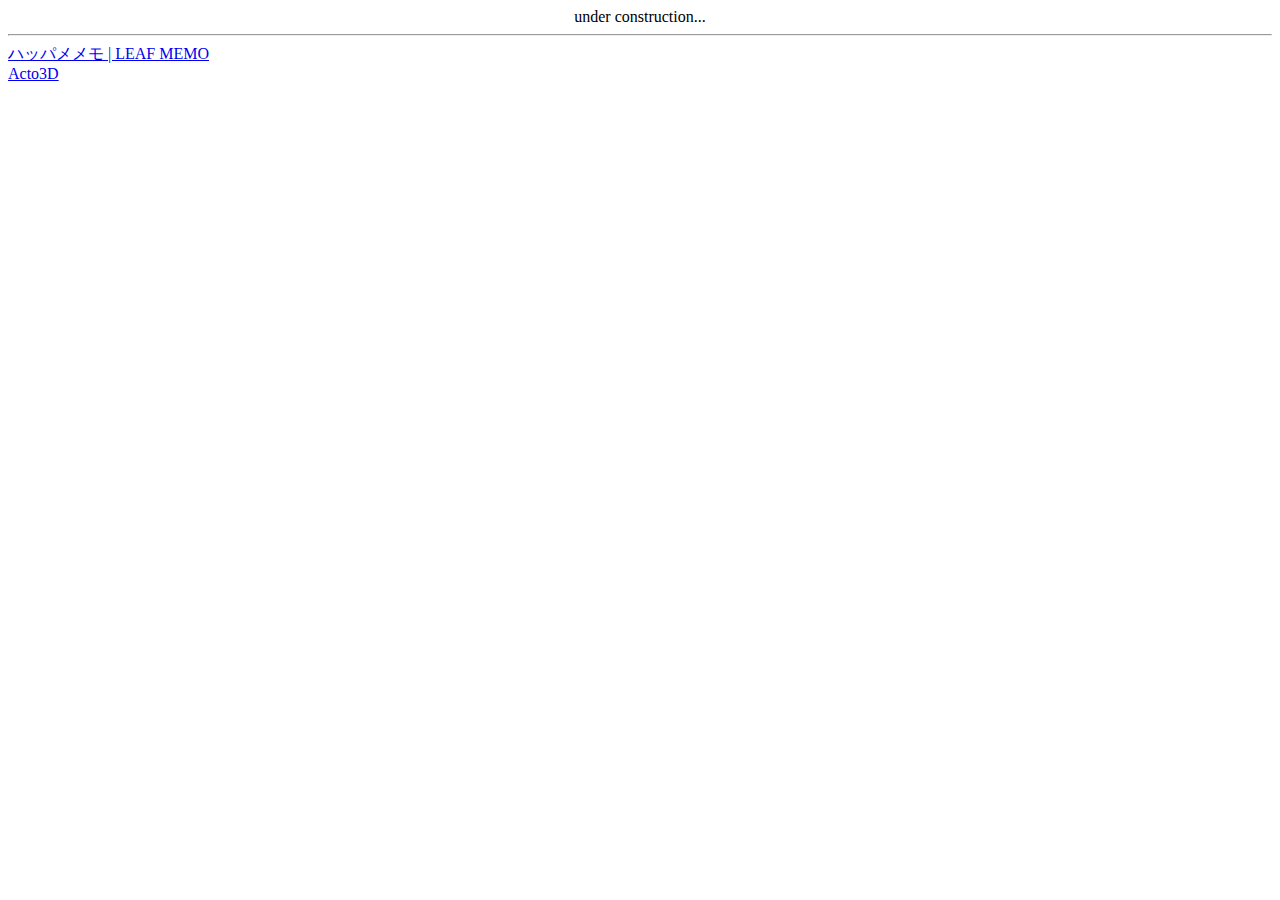
<file: index_v.html>
<!DOCTYPE html>
<html lang="en">
  <head>
    <meta charset="UTF-8" />
    <meta name="viewport" content="width=device-width, initial-scale=1.0" />
    <title>Naoki Takeshita's portfolio</title>
  </head>
  <body>
    <center>under construction...</center>
    <hr />
    <a href="./leaf_memo/index.html" target="_blank">ハッパメメモ | LEAF MEMO</a
    ><br />
    <a href="https://acto3d.github.io/" target="_blank">Acto3D</a><br />
  </body>
</html>
</file>
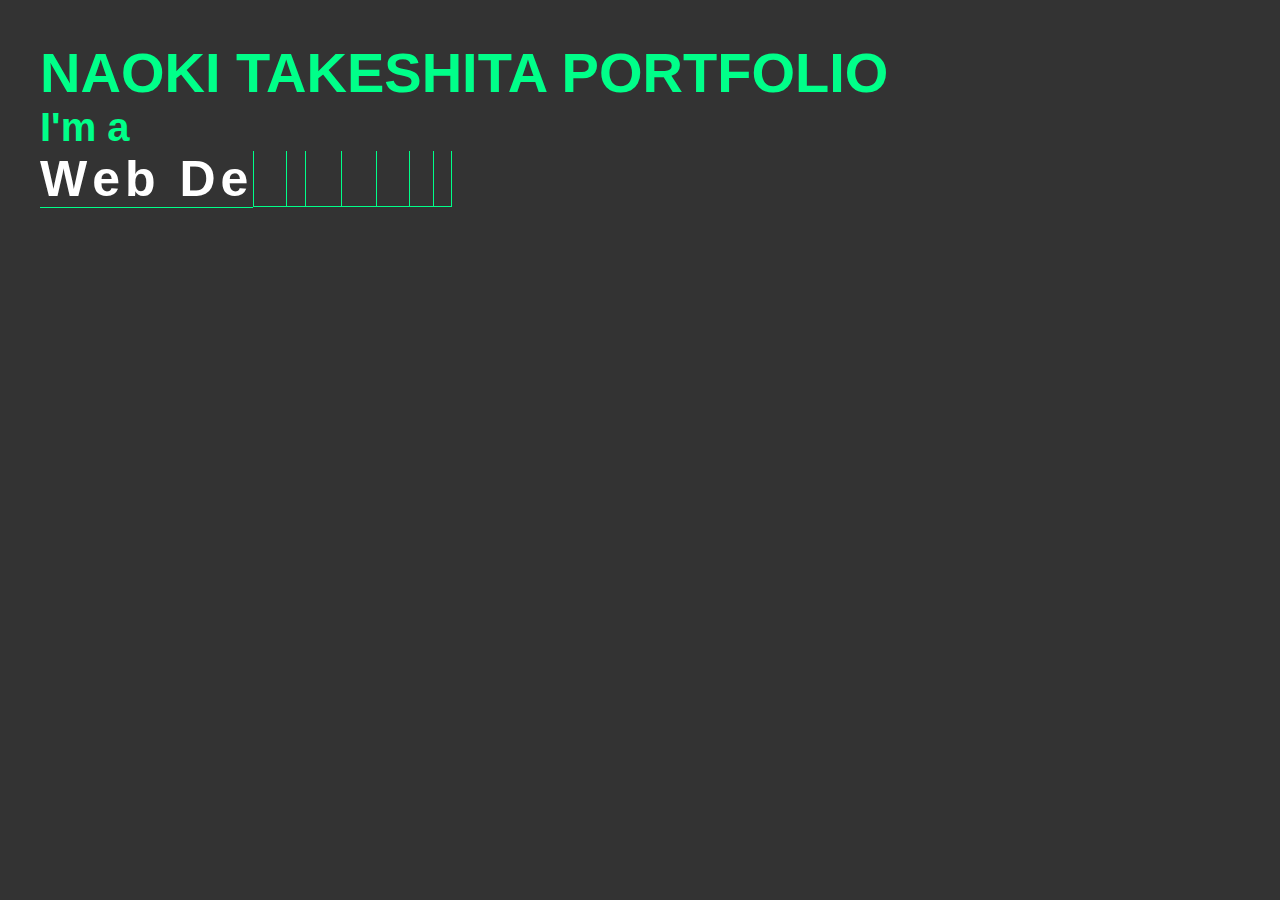
<file: typo.html>
<!DOCTYPE html>
<html lang="en">
  <head>
    <meta charset="UTF-8" />
    <meta name="viewport" content="width=device-width, initial-scale=1.0" />
    <title>Document</title>
    <style>
      * {
        margin: 0;
        padding: 0;
        box-sizing: border-box;
        font-family: "Poppins", sans-serif;
      }

      body {
        /* display: flex;
        justify-content: center;
        align-items: center;
        min-height: 600vh; */
        background: #333;
      }

      .box {
        /* position: fixed; */
        top: 50%;
        padding: 40px;
      }

      h1 {
        color: #00ff89;
        font-size: 3.5em;
        font-weight: 600;
        
      }

      .box h2 {
        color: #00ff89;
        font-size: 2.5em;
        font-weight: 600;
      }

      .box .text {
        color: #fff;
        max-width: 750px;
        /* display: inline; */
      }
      .text {
        color: #fff;
        max-width: 750px;
        opacity: 1;
        transition: opacity 0.8s ease;
      }
      .text-wrapper {
        position: relative;
        min-height: 2em; /* または適切な高さ（例: 2em や font-size に合わせて） */
      }
      .text.hidden {
        opacity: 0;
        pointer-events: none;
        position: absolute;
        transition: none;
      }
      #a-word.hidden {
        display: none;
      }
      .box h2 span.reveal {
        color: #666;
        display: inline-block;
        transform: scale(0);
        opacity: 0;
        width: 0;
        overflow: hidden;
        vertical-align: bottom;
        transition: transform 0.5s ease, opacity 0.5s ease, width 0.5s ease;
        transform-origin: left bottom;
      }

      .box h2 span.reveal.show {
        transform: scale(1);
        opacity: 1;
        width: auto; /* ← 元の自然な幅に戻す */
      }

      .box .text span {
        position: relative;
        font-size: 1.25em;
        color: transparent;
        background: #00ff89;
        transition: 0.3s;
        letter-spacing: 0.1em;
      }

      .box .text span.active {
        color: #fff;
        background: transparent;
        border-bottom: 1px solid #00ff89;
      }
      .box .text span::before {
        content: "";
        position: absolute;
        inset: 0px;
        /* height: 50%; */
        border-left: 1px solid #00ff89;
        border-bottom: 1px solid #00ff89;

        background: #333;
      }
      .box .text span:last-child::before {
        border-right: 1px solid #00ff89;

        background: #333;
      }

      .box .text span.active::before {
        opacity: 0;
      }
    </style>
  </head>
  <body>
    <div class="box">
      <h1>NAOKI TAKESHITA PORTFOLIO</h1>
      <h2>
        I'm <span class="reveal">also&nbsp;</span><span id="a-word">a</span>
        <div class="text-wrapper">
          <p class="text">Web Designer.</p>
          <p class="text">Programmer.</p>
          <p class="text">Doctor.</p>
          <p class="text">NAOKI TAKESHITA.</p>
        </div>
      </h2>
    </div>

    <script>
      const texts = document.querySelectorAll(".text");
      let current = 0;

      function prepareText(p) {
        const textContent = p.textContent;
        p.innerHTML = "";
        for (let char of textContent) {
          const span = document.createElement("span");
          span.textContent = char;
          p.appendChild(span);
        }
      }

      // 最初は2つ目を非表示に
      texts[1].classList.add("hidden");
      texts[2].classList.add("hidden");
      texts[3].classList.add("hidden");
      prepareText(texts[0]);
      animateText(texts[0], 100, 1000, 40, () => {
        texts[0].classList.add("hidden");

        setTimeout(() => {
          texts[1].classList.remove("hidden");
          prepareText(texts[1]);
          animateText(texts[1], 100, 1000, 40, () => {
            texts[1].classList.add("hidden");

            setTimeout(() => {
              // also を表示
              document.querySelectorAll(".reveal").forEach((span) => {
                span.classList.add("show");
              });

              setTimeout(() => {
                texts[2].classList.remove("hidden");
                prepareText(texts[2]);
                animateText(texts[2], 300, 2000, 60, () => {
                  texts[2].classList.add("hidden");

                  // also を非表示に戻す
                  document.querySelectorAll(".reveal").forEach((span) => {
                    span.classList.remove("show");
                  });

                  // a を非表示にする
                  document.getElementById("a-word").classList.add("hidden");

                  setTimeout(() => {
                    texts[3].classList.remove("hidden");
                    prepareText(texts[3]);
                    // 名前は巻き戻しせず表示だけ
                    animateText(texts[3], 100, 0, 0);
                  }, 1000);
                });
              }, 1000);
            }, 1000);
          });
        }, 1000);
      });

      function animateText(
        p,
        showSpeed = 100,
        waitBeforeRewind = 1000,
        rewindSpeed = 40,
        onComplete
      ) {
        const spans = p.querySelectorAll("span");
        let index = 0;

        const forward = setInterval(() => {
          if (index < spans.length) {
            spans[index].classList.add("active");
            index += 1;
          } else {
            clearInterval(forward);

            if (rewindSpeed === 0) {
              if (onComplete) onComplete(); // ← 名前表示後に何か処理したい場合
              return; // ← 巻き戻しせず終了
            }

            setTimeout(() => {
              let revIndex = index - 1;
              const backward = setInterval(() => {
                if (revIndex >= 0) {
                  spans[revIndex].classList.remove("active");
                  revIndex -= 1;
                } else {
                  clearInterval(backward);
                  if (onComplete) onComplete();
                }
              }, rewindSpeed);
            }, waitBeforeRewind);
          }
        }, showSpeed);
      }
    </script>
  </body>
</html>
</file>
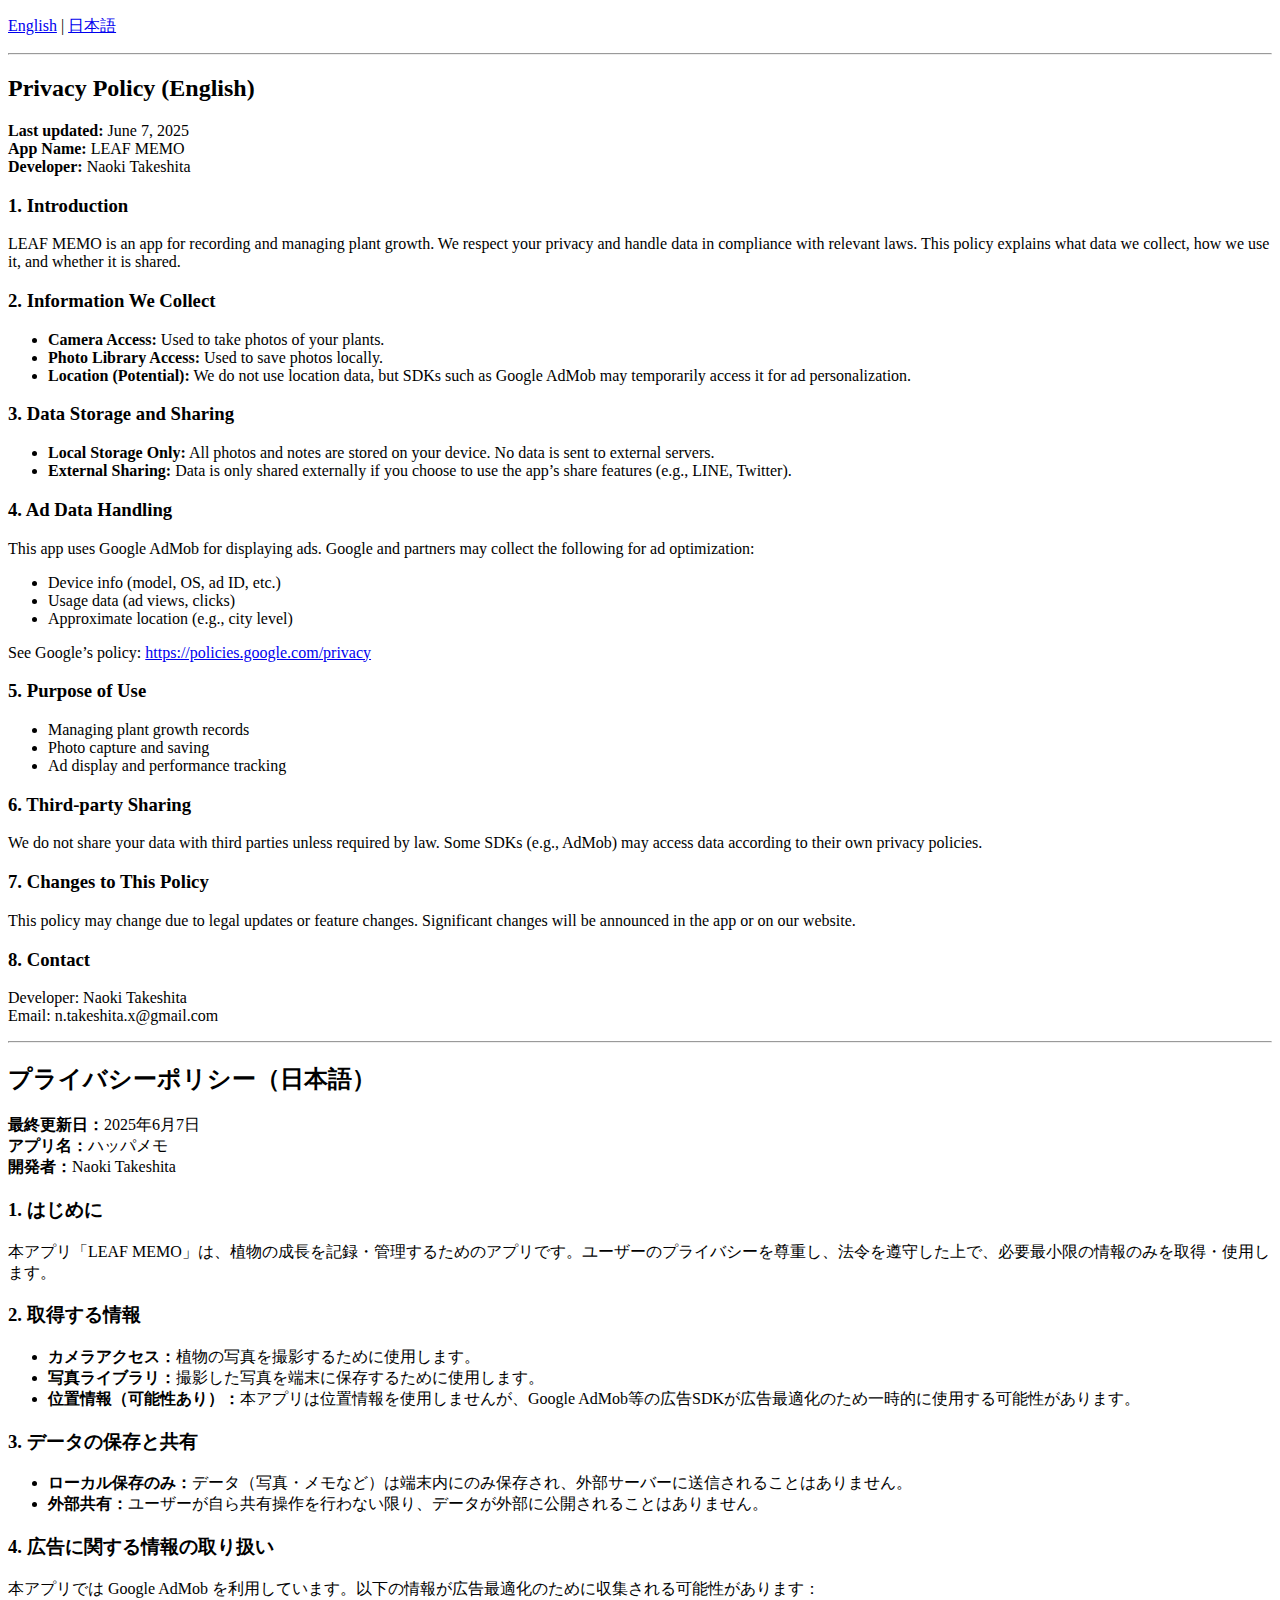
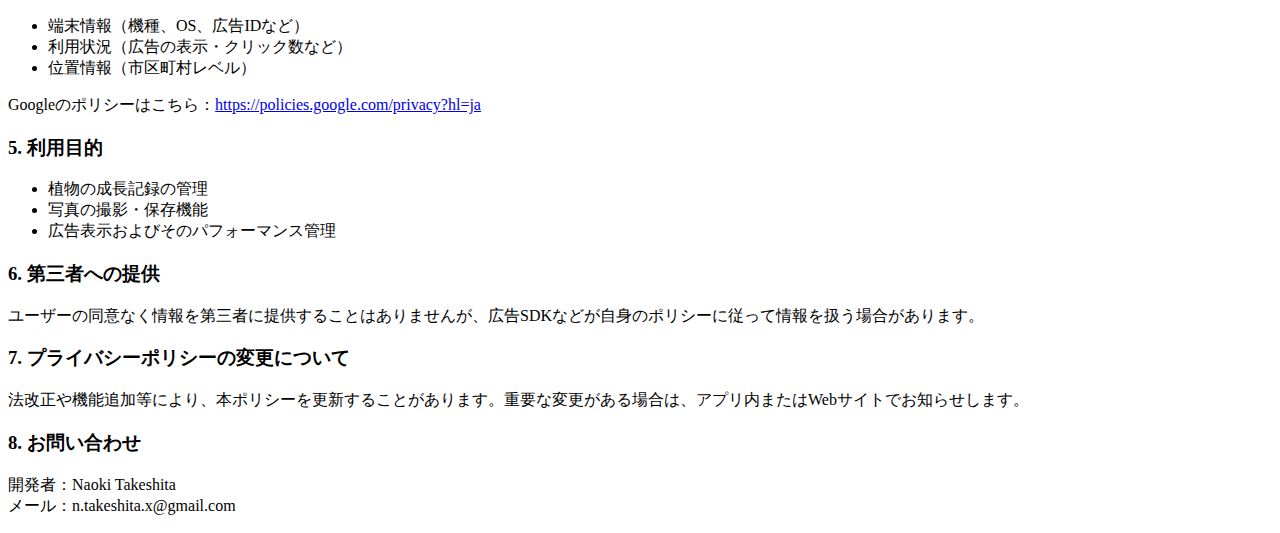
<file: leaf_memo/privacy-policy.html>
<!DOCTYPE html>
<html lang="en">
  <head>
    <meta charset="UTF-8" />
    <meta name="viewport" content="width=device-width, initial-scale=1.0" />
    <title>Privacy Policy - LEAF MEMO | ハッパメモ</title>
  </head>
  <body>
    <!-- Language Switch -->
    <nav>
      <p><a href="#en"> English</a> | <a href="#ja"> 日本語</a></p>
      <hr />
    </nav>

    <!-- English Version -->
    <section id="en">
      <h2>Privacy Policy (English)</h2>
      <p>
        <strong>Last updated:</strong> June 7, 2025<br />
        <strong>App Name:</strong> LEAF MEMO<br />
        <strong>Developer:</strong> Naoki Takeshita
      </p>

      <h3>1. Introduction</h3>
      <p>
        LEAF MEMO is an app for recording and managing plant growth. We respect
        your privacy and handle data in compliance with relevant laws. This
        policy explains what data we collect, how we use it, and whether it is
        shared.
      </p>

      <h3>2. Information We Collect</h3>
      <ul>
        <li>
          <strong>Camera Access:</strong> Used to take photos of your plants.
        </li>
        <li>
          <strong>Photo Library Access:</strong> Used to save photos locally.
        </li>
        <li>
          <strong>Location (Potential):</strong> We do not use location data,
          but SDKs such as Google AdMob may temporarily access it for ad
          personalization.
        </li>
      </ul>

      <h3>3. Data Storage and Sharing</h3>
      <ul>
        <li>
          <strong>Local Storage Only:</strong> All photos and notes are stored
          on your device. No data is sent to external servers.
        </li>
        <li>
          <strong>External Sharing:</strong> Data is only shared externally if
          you choose to use the app’s share features (e.g., LINE, Twitter).
        </li>
      </ul>

      <h3>4. Ad Data Handling</h3>
      <p>
        This app uses Google AdMob for displaying ads. Google and partners may
        collect the following for ad optimization:
      </p>
      <ul>
        <li>Device info (model, OS, ad ID, etc.)</li>
        <li>Usage data (ad views, clicks)</li>
        <li>Approximate location (e.g., city level)</li>
      </ul>
      <p>
        See Google’s policy:
        <a href="https://policies.google.com/privacy?hl=en" target="_blank"
          >https://policies.google.com/privacy</a
        >
      </p>

      <h3>5. Purpose of Use</h3>
      <ul>
        <li>Managing plant growth records</li>
        <li>Photo capture and saving</li>
        <li>Ad display and performance tracking</li>
      </ul>

      <h3>6. Third-party Sharing</h3>
      <p>
        We do not share your data with third parties unless required by law.
        Some SDKs (e.g., AdMob) may access data according to their own privacy
        policies.
      </p>

      <h3>7. Changes to This Policy</h3>
      <p>
        This policy may change due to legal updates or feature changes.
        Significant changes will be announced in the app or on our website.
      </p>

      <h3>8. Contact</h3>
      <p>Developer: Naoki Takeshita<br />Email: n.takeshita.x@gmail.com</p>
      <hr />
    </section>

    <!-- Japanese Version -->
    <section id="ja">
      <h2>プライバシーポリシー（日本語）</h2>
      <p>
        <strong>最終更新日：</strong>2025年6月7日<br />
        <strong>アプリ名：</strong>ハッパメモ<br />
        <strong>開発者：</strong>Naoki Takeshita
      </p>

      <h3>1. はじめに</h3>
      <p>
        本アプリ「LEAF
        MEMO」は、植物の成長を記録・管理するためのアプリです。ユーザーのプライバシーを尊重し、法令を遵守した上で、必要最小限の情報のみを取得・使用します。
      </p>

      <h3>2. 取得する情報</h3>
      <ul>
        <li>
          <strong>カメラアクセス：</strong
          >植物の写真を撮影するために使用します。
        </li>
        <li>
          <strong>写真ライブラリ：</strong
          >撮影した写真を端末に保存するために使用します。
        </li>
        <li>
          <strong>位置情報（可能性あり）：</strong
          >本アプリは位置情報を使用しませんが、Google
          AdMob等の広告SDKが広告最適化のため一時的に使用する可能性があります。
        </li>
      </ul>

      <h3>3. データの保存と共有</h3>
      <ul>
        <li>
          <strong>ローカル保存のみ：</strong
          >データ（写真・メモなど）は端末内にのみ保存され、外部サーバーに送信されることはありません。
        </li>
        <li>
          <strong>外部共有：</strong
          >ユーザーが自ら共有操作を行わない限り、データが外部に公開されることはありません。
        </li>
      </ul>

      <h3>4. 広告に関する情報の取り扱い</h3>
      <p>
        本アプリでは Google AdMob
        を利用しています。以下の情報が広告最適化のために収集される可能性があります：
      </p>
      <ul>
        <li>端末情報（機種、OS、広告IDなど）</li>
        <li>利用状況（広告の表示・クリック数など）</li>
        <li>位置情報（市区町村レベル）</li>
      </ul>
      <p>
        Googleのポリシーはこちら：<a
          href="https://policies.google.com/privacy?hl=ja"
          target="_blank"
          >https://policies.google.com/privacy?hl=ja</a
        >
      </p>

      <h3>5. 利用目的</h3>
      <ul>
        <li>植物の成長記録の管理</li>
        <li>写真の撮影・保存機能</li>
        <li>広告表示およびそのパフォーマンス管理</li>
      </ul>

      <h3>6. 第三者への提供</h3>
      <p>
        ユーザーの同意なく情報を第三者に提供することはありませんが、広告SDKなどが自身のポリシーに従って情報を扱う場合があります。
      </p>

      <h3>7. プライバシーポリシーの変更について</h3>
      <p>
        法改正や機能追加等により、本ポリシーを更新することがあります。重要な変更がある場合は、アプリ内またはWebサイトでお知らせします。
      </p>

      <h3>8. お問い合わせ</h3>
      <p>開発者：Naoki Takeshita<br />メール：n.takeshita.x@gmail.com</p>
    </section>
  </body>
</html>
</file>
<file: leaf_memo/assets/style.css>
@charset "utf-8";

body {
  margin: 0;
  padding: 0;
  box-sizing: border-box;
  background-color: #e9ffe9;
  color: #292929;

  font-family: "Inter", "Zen Kaku Gothic New", "Helvetica Neue", "Helvetica",
    "Segoe UI", "Arial", "Noto Sans JP", "Yu Gothic",
    "Hiragino Kaku Gothic ProN", "Meiryo";
}

.section-key {
  background-image: url("./bg.webp");
  background-position: left center;
  background-repeat: no-repeat;
  background-size: cover;
  margin: 0;
  padding: 0;
}
.key-visual {
  max-width: 1280px;
  margin: 0 auto;
  height: 300px;
  /* background-color: #fff; */
  padding: 50px;
  box-sizing: border-box;
  display: flex;
  align-items: center;
  position: relative;
}

.changelng {
  color: white;
  margin-right: 8px;
  text-decoration: none;
  font-weight: 600;
}
.changelng:hover {
  opacity: 0.8;
}

.screen-image1 {
  position: absolute;
  background-image: url("./mockup.webp");
  background-position: right center;
  background-size: contain;
  background-repeat: no-repeat;
  right: 50px;
  top: 50px;
  width: calc(100% - 50px);
  height: 500px;
  z-index: 0;
}
.screen-image2 {
  position: absolute;
  background-image: url("./mockup2.webp");
  background-position: right center;
  background-size: contain;
  background-repeat: no-repeat;
  right: 50px;
  top: 400px;
  width: calc(100% - 50px);
  height: 500px;
  z-index: 0;
}

svg {
  max-width: 460px;
  overflow: visible;
}

svg #leaf {
  transform: scale(0);
  transform-origin: bottom;
  transform-box: fill-box;
  overflow: visible;
  animation: leaf-scale 3000ms ease forwards;
}
@keyframes leaf-scale {
  0% {
    transform: scale(0);
  }
  50% {
    transform: scale(1.4);
  }
  100% {
    transform: scale(1);
  }
}

svg #LEAF-MEMO-JP,
svg #LEAF-MEMO-EN {
  opacity: 0;
  transform: scale(0.2);
  transform-origin: center;
  transform-box: fill-box;
  animation: logo-title 1500ms ease forwards;
  animation-delay: 2000ms;
}

@keyframes logo-title {
  to {
    opacity: 1;
    transform: scale(1);
  }
}

#leaf {
  opacity: 1;
}

#logo-main {
  opacity: 0.05;
  animation: logo-opacity 1500ms ease forwards;
  animation-delay: 1200ms;
}

@keyframes logo-opacity {
  to {
    opacity: 1;
  }
}

#sep-line {
  stroke-dasharray: 1500; /* 長めにしておけばOK */
  stroke-dashoffset: 1500;
  animation: drawSepLine 1200ms ease forwards;
  animation-delay: 1200ms;
}

@keyframes drawSepLine {
  to {
    stroke-dashoffset: 0;
  }
}

#text-line line {
  stroke-dasharray: 1000; /* 長めにしておけばOK */
  stroke-dashoffset: 1000;
  animation: drawLine 1400ms ease forwards;
  animation-delay: 2200ms;
}

@keyframes drawLine {
  to {
    stroke-dashoffset: 0;
  }
}

.font {
  font-size: 24px;
  font-family: "Saira Extra Condensed", sans-serif;
  font-weight: 300;
  font-style: normal;
  letter-spacing: -0.1rem;
}

.icon-card {
  flex-shrink: 0;
  display: inline-block;
  width: 80px;
  height: 80px;

  background: radial-gradient(
    50% 50% at 50% 80%,
    rgba(84, 202, 90, 0.44) 0%,
    #86e18a 48.56%,
    #bbfabe 100%
  );
  border: 2px solid #2e7d32;
  box-shadow: 2px 2px 5px rgba(39, 112, 43, 0.4);
  border-radius: 16px;

  display: flex;
  flex-direction: column;
  align-items: center;
  justify-content: center;
}

.material-symbols-outlined {
  /* font-variation-settings: "FILL" 0, "wght" 400, "GRAD" 0, "opsz" 42; */
  font-size: 36px !important;
}
.icon-text {
  font-size: 18px;
  font-family: "Saira Extra Condensed", sans-serif;
  font-weight: 300;
  font-style: normal;
  /* letter-spacing: -0.01ch; */
}
/* Rectangle 2 */

/* position: absolute; */
/* width: 80px; */
/* height: 80px; */

/* border-radius: 16px; */
/* Rectangle 2 */
/* Rectangle 2 */

/* Rectangle 2 */

/* Rectangle 2 */
.section-main {
  max-width: 1280px;
  margin: 0 auto;
  padding: 20px;

  position: relative;
  z-index: 1;
}

.section-main h1 {
  font-size: 48px;
  margin: 0;
  font-weight: 800;
}
.section-main .text {
  width: 90%;
}
.intro-text {
  display: inline-block;
  font-size: 20px;
  line-height: 1.4;
  margin: 1em 0;
  color: #333;
}

.section-features {
  padding: 20px;
  max-width: 1280px;
  margin: 0 auto;
  position: relative;
  z-index: 1;
}

.section-features h2 {
  font-weight: 600;
  font-size: 28px;
}

.feature-list ul {
  list-style: none;
  padding: 0;
  padding-left: 20px;
}
.feature-list li {
  margin-bottom: 20px;
}

.feature-item {
  display: flex;
  flex-direction: row;
  align-items: center;
  gap: 20px;
}

.item-text h3 {
  font-size: 22px;
  margin: 0;
}
.item-text p {
  font-size: 20px;
  margin: 0;
}

.video {
  max-width: 480px;
  margin: 0 auto;
}

.section-contact {
  padding: 20px;
  max-width: 1280px;
  margin: 0 auto;
  position: relative;
  z-index: 1;
}

.section-contact h2 {
  font-weight: 600;
  font-size: 28px;
}

@media screen and (max-width: 1200px) {
  .screen-image1 {
    height: 450px;
  }
  .screen-image2 {
    height: 430px;
    top: 380px;
  }
  .section-main .text {
    width: 60%;
  }
}
@media screen and (max-width: 992px) {
  .screen-image1 {
    height: 350px;
  }
  .screen-image2 {
    height: 400px;
    top: 300px;
  }
  .section-main .text {
    width: 60%;
  }
}
@media screen and (max-width: 768px) {
  .key-visual {
    display: flex;
    flex-direction: column;
    gap: 40px;
    height: auto;
  }
  .image-container {
    position: relative;
    display: flex;
    width: 100%;
    gap: 50px;
    height: 300px;
  }

  .screen-image1 {
    position: absolute;
    height: 300px;
    top: 0;
    right: 0;
    background-position: right center;
    background-size: contain;
  }
  .screen-image2 {
    position: absolute;
    height: 300px;
    top: 0;
    right: 30%;
    background-position: right center;
    background-size: contain;
  }
  .section-main .text {
    width: 100%;
  }
}
</file>
<file: out/_next/static/css/52a6cc51105e860c.css>
@font-face{font-family:Geist;font-style:normal;font-weight:100 900;font-display:swap;src:url(/out/_next/static/media/8d697b304b401681-s.woff2) format("woff2");unicode-range:u+0301,u+0400-045f,u+0490-0491,u+04b0-04b1,u+2116}@font-face{font-family:Geist;font-style:normal;font-weight:100 900;font-display:swap;src:url(/out/_next/static/media/ba015fad6dcf6784-s.woff2) format("woff2");unicode-range:u+0100-02ba,u+02bd-02c5,u+02c7-02cc,u+02ce-02d7,u+02dd-02ff,u+0304,u+0308,u+0329,u+1d00-1dbf,u+1e00-1e9f,u+1ef2-1eff,u+2020,u+20a0-20ab,u+20ad-20c0,u+2113,u+2c60-2c7f,u+a720-a7ff}@font-face{font-family:Geist;font-style:normal;font-weight:100 900;font-display:swap;src:url(/out/_next/static/media/569ce4b8f30dc480-s.p.woff2) format("woff2");unicode-range:u+00??,u+0131,u+0152-0153,u+02bb-02bc,u+02c6,u+02da,u+02dc,u+0304,u+0308,u+0329,u+2000-206f,u+20ac,u+2122,u+2191,u+2193,u+2212,u+2215,u+feff,u+fffd}@font-face{font-family:Geist Fallback;src:local("Arial");ascent-override:95.94%;descent-override:28.16%;line-gap-override:0.00%;size-adjust:104.76%}.__className_ee8716{font-family:Geist,Geist Fallback;font-style:normal}.__variable_ee8716{--font-geist-sans:"Geist","Geist Fallback"}@font-face{font-family:Geist Mono;font-style:normal;font-weight:100 900;font-display:swap;src:url(/out/_next/static/media/9610d9e46709d722-s.woff2) format("woff2");unicode-range:u+0301,u+0400-045f,u+0490-0491,u+04b0-04b1,u+2116}@font-face{font-family:Geist Mono;font-style:normal;font-weight:100 900;font-display:swap;src:url(/out/_next/static/media/747892c23ea88013-s.woff2) format("woff2");unicode-range:u+0100-02ba,u+02bd-02c5,u+02c7-02cc,u+02ce-02d7,u+02dd-02ff,u+0304,u+0308,u+0329,u+1d00-1dbf,u+1e00-1e9f,u+1ef2-1eff,u+2020,u+20a0-20ab,u+20ad-20c0,u+2113,u+2c60-2c7f,u+a720-a7ff}@font-face{font-family:Geist Mono;font-style:normal;font-weight:100 900;font-display:swap;src:url(/out/_next/static/media/93f479601ee12b01-s.p.woff2) format("woff2");unicode-range:u+00??,u+0131,u+0152-0153,u+02bb-02bc,u+02c6,u+02da,u+02dc,u+0304,u+0308,u+0329,u+2000-206f,u+20ac,u+2122,u+2191,u+2193,u+2212,u+2215,u+feff,u+fffd}@font-face{font-family:Geist Mono Fallback;src:local("Arial");ascent-override:74.67%;descent-override:21.92%;line-gap-override:0.00%;size-adjust:134.59%}.__className_96eb68{font-family:Geist Mono,Geist Mono Fallback;font-style:normal}.__variable_96eb68{--font-geist-mono:"Geist Mono","Geist Mono Fallback"}

/*! tailwindcss v4.1.11 | MIT License | https://tailwindcss.com */@layer properties{@supports (((-webkit-hyphens:none)) and (not (margin-trim:inline))) or ((-moz-orient:inline) and (not (color:rgb(from red r g b)))){*,::backdrop,:after,:before{--tw-border-style:solid;--tw-font-weight:initial;--tw-tracking:initial;--tw-shadow:0 0 #0000;--tw-shadow-color:initial;--tw-shadow-alpha:100%;--tw-inset-shadow:0 0 #0000;--tw-inset-shadow-color:initial;--tw-inset-shadow-alpha:100%;--tw-ring-color:initial;--tw-ring-shadow:0 0 #0000;--tw-inset-ring-color:initial;--tw-inset-ring-shadow:0 0 #0000;--tw-ring-inset:initial;--tw-ring-offset-width:0px;--tw-ring-offset-color:#fff;--tw-ring-offset-shadow:0 0 #0000;--tw-blur:initial;--tw-brightness:initial;--tw-contrast:initial;--tw-grayscale:initial;--tw-hue-rotate:initial;--tw-invert:initial;--tw-opacity:initial;--tw-saturate:initial;--tw-sepia:initial;--tw-drop-shadow:initial;--tw-drop-shadow-color:initial;--tw-drop-shadow-alpha:100%;--tw-drop-shadow-size:initial}}}@layer theme{:host,:root{--color-orange-200:oklch(90.1% .076 70.697);--color-amber-100:oklch(96.2% .059 95.617);--color-green-200:oklch(92.5% .084 155.995);--color-black:#000;--color-white:#fff;--spacing:.25rem;--text-sm:.875rem;--text-sm--line-height:calc(1.25/.875);--text-base:1rem;--text-base--line-height:calc(1.5/1);--text-2xl:1.5rem;--text-2xl--line-height:calc(2/1.5);--font-weight-medium:500;--font-weight-semibold:600;--radius-md:.375rem;--radius-lg:.5rem;--default-transition-duration:.15s;--default-transition-timing-function:cubic-bezier(.4,0,.2,1);--default-font-family:var(--font-geist-sans);--default-mono-font-family:var(--font-geist-mono)}}@layer base{*,::backdrop,:after,:before{box-sizing:border-box;border:0 solid;margin:0;padding:0}::file-selector-button{box-sizing:border-box;border:0 solid;margin:0;padding:0}:host,html{-webkit-text-size-adjust:100%;tab-size:4;line-height:1.5;font-family:var(--default-font-family,ui-sans-serif,system-ui,sans-serif,"Apple Color Emoji","Segoe UI Emoji","Segoe UI Symbol","Noto Color Emoji");font-feature-settings:var(--default-font-feature-settings,normal);font-variation-settings:var(--default-font-variation-settings,normal);-webkit-tap-highlight-color:transparent}hr{height:0;color:inherit;border-top-width:1px}abbr:where([title]){-webkit-text-decoration:underline dotted;text-decoration:underline dotted}h1,h2,h3,h4,h5,h6{font-size:inherit;font-weight:inherit}a{color:inherit;-webkit-text-decoration:inherit;text-decoration:inherit}b,strong{font-weight:bolder}code,kbd,pre,samp{font-family:var(--default-mono-font-family,ui-monospace,SFMono-Regular,Menlo,Monaco,Consolas,"Liberation Mono","Courier New",monospace);font-feature-settings:var(--default-mono-font-feature-settings,normal);font-variation-settings:var(--default-mono-font-variation-settings,normal);font-size:1em}small{font-size:80%}sub,sup{vertical-align:baseline;font-size:75%;line-height:0;position:relative}sub{bottom:-.25em}sup{top:-.5em}table{text-indent:0;border-color:inherit;border-collapse:collapse}:-moz-focusring{outline:auto}progress{vertical-align:baseline}summary{display:list-item}menu,ol,ul{list-style:none}audio,canvas,embed,iframe,img,object,svg,video{vertical-align:middle;display:block}img,video{max-width:100%;height:auto}button,input,optgroup,select,textarea{font:inherit;font-feature-settings:inherit;font-variation-settings:inherit;letter-spacing:inherit;color:inherit;opacity:1;background-color:#0000;border-radius:0}::file-selector-button{font:inherit;font-feature-settings:inherit;font-variation-settings:inherit;letter-spacing:inherit;color:inherit;opacity:1;background-color:#0000;border-radius:0}:where(select:is([multiple],[size])) optgroup{font-weight:bolder}:where(select:is([multiple],[size])) optgroup option{padding-inline-start:20px}::file-selector-button{margin-inline-end:4px}::placeholder{opacity:1}@supports (not ((-webkit-appearance:-apple-pay-button))) or (contain-intrinsic-size:1px){::placeholder{color:currentColor}@supports (color:color-mix(in lab,red,red)){::placeholder{color:color-mix(in oklab,currentcolor 50%,transparent)}}}textarea{resize:vertical}::-webkit-search-decoration{-webkit-appearance:none}::-webkit-date-and-time-value{min-height:1lh;text-align:inherit}::-webkit-datetime-edit{display:inline-flex}::-webkit-datetime-edit-fields-wrapper{padding:0}::-webkit-datetime-edit,::-webkit-datetime-edit-year-field{padding-block:0}::-webkit-datetime-edit-day-field,::-webkit-datetime-edit-month-field{padding-block:0}::-webkit-datetime-edit-hour-field,::-webkit-datetime-edit-minute-field{padding-block:0}::-webkit-datetime-edit-millisecond-field,::-webkit-datetime-edit-second-field{padding-block:0}::-webkit-datetime-edit-meridiem-field{padding-block:0}:-moz-ui-invalid{box-shadow:none}button,input:where([type=button],[type=reset],[type=submit]){appearance:button}::file-selector-button{appearance:button}::-webkit-inner-spin-button,::-webkit-outer-spin-button{height:auto}[hidden]:where(:not([hidden=until-found])){display:none!important}}@layer components;@layer utilities{.row-start-2{grid-row-start:2}.row-start-3{grid-row-start:3}.mt-2{margin-top:calc(var(--spacing)*2)}.mr-2{margin-right:calc(var(--spacing)*2)}.mb-2{margin-bottom:calc(var(--spacing)*2)}.flex{display:flex}.grid{display:grid}.h-10{height:calc(var(--spacing)*10)}.h-screen{height:100vh}.min-h-screen{min-height:100vh}.w-full{width:100%}.cursor-progress{cursor:progress}.list-inside{list-style-position:inside}.list-decimal{list-style-type:decimal}.grid-rows-\[20px_1fr_20px\]{grid-template-rows:20px 1fr 20px}.flex-col{flex-direction:column}.flex-wrap{flex-wrap:wrap}.items-center{align-items:center}.justify-between{justify-content:space-between}.justify-center{justify-content:center}.justify-items-center{justify-items:center}.gap-2{gap:calc(var(--spacing)*2)}.gap-4{gap:calc(var(--spacing)*4)}.gap-16{gap:calc(var(--spacing)*16)}.gap-\[24px\]{gap:24px}.gap-\[32px\]{gap:32px}.rounded{border-radius:.25rem}.rounded-full{border-radius:3.40282e+38px}.rounded-lg{border-radius:var(--radius-lg)}.rounded-md{border-radius:var(--radius-md)}.border{border-style:var(--tw-border-style);border-width:1px}.border-none{--tw-border-style:none;border-style:none}.border-solid{--tw-border-style:solid;border-style:solid}.border-black\/\[\.08\]{border-color:#00000014}@supports (color:color-mix(in lab,red,red)){.border-black\/\[\.08\]{border-color:color-mix(in oklab,var(--color-black)8%,transparent)}}.border-transparent{border-color:#0000}.bg-amber-100{background-color:var(--color-amber-100)}.bg-black\/\[\.05\]{background-color:#0000000d}@supports (color:color-mix(in lab,red,red)){.bg-black\/\[\.05\]{background-color:color-mix(in oklab,var(--color-black)5%,transparent)}}.bg-foreground{background-color:var(--foreground)}.bg-green-200{background-color:var(--color-green-200)}.bg-orange-200{background-color:var(--color-orange-200)}.bg-white{background-color:var(--color-white)}.p-1{padding:calc(var(--spacing)*1)}.p-2{padding:calc(var(--spacing)*2)}.p-8{padding:calc(var(--spacing)*8)}.px-1{padding-inline:calc(var(--spacing)*1)}.px-4{padding-inline:calc(var(--spacing)*4)}.py-0\.5{padding-block:calc(var(--spacing)*.5)}.py-1{padding-block:calc(var(--spacing)*1)}.pb-20{padding-bottom:calc(var(--spacing)*20)}.text-center{text-align:center}.font-mono{font-family:var(--font-geist-mono)}.font-sans{font-family:var(--font-geist-sans)}.text-2xl{font-size:var(--text-2xl);line-height:var(--tw-leading,var(--text-2xl--line-height))}.text-sm{line-height:var(--tw-leading,var(--text-sm--line-height))}.text-sm,.text-sm\/6{font-size:var(--text-sm)}.text-sm\/6{line-height:calc(var(--spacing)*6)}.font-medium{--tw-font-weight:var(--font-weight-medium);font-weight:var(--font-weight-medium)}.font-semibold{--tw-font-weight:var(--font-weight-semibold);font-weight:var(--font-weight-semibold)}.tracking-\[-\.01em\]{--tw-tracking:-.01em;letter-spacing:-.01em}.text-background{color:var(--background)}.text-black{color:var(--color-black)}.antialiased{-webkit-font-smoothing:antialiased;-moz-osx-font-smoothing:grayscale}.shadow-lg{--tw-shadow:0 10px 15px -3px var(--tw-shadow-color,#0000001a),0 4px 6px -4px var(--tw-shadow-color,#0000001a)}.shadow-lg,.shadow-md{box-shadow:var(--tw-inset-shadow),var(--tw-inset-ring-shadow),var(--tw-ring-offset-shadow),var(--tw-ring-shadow),var(--tw-shadow)}.shadow-md{--tw-shadow:0 4px 6px -1px var(--tw-shadow-color,#0000001a),0 2px 4px -2px var(--tw-shadow-color,#0000001a)}.transition-colors{transition-property:color,background-color,border-color,outline-color,text-decoration-color,fill,stroke,--tw-gradient-from,--tw-gradient-via,--tw-gradient-to;transition-timing-function:var(--tw-ease,var(--default-transition-timing-function));transition-duration:var(--tw-duration,var(--default-transition-duration))}.outline-none{--tw-outline-style:none;outline-style:none}@media (hover:hover){.hover\:border-transparent:hover{border-color:#0000}.hover\:bg-\[\#383838\]:hover{background-color:#383838}.hover\:bg-\[\#f2f2f2\]:hover{background-color:#f2f2f2}.hover\:underline:hover{text-decoration-line:underline}.hover\:underline-offset-4:hover{text-underline-offset:4px}}@media (min-width:40rem){.sm\:h-12{height:calc(var(--spacing)*12)}.sm\:w-auto{width:auto}.sm\:flex-row{flex-direction:row}.sm\:items-start{align-items:flex-start}.sm\:p-20{padding:calc(var(--spacing)*20)}.sm\:px-5{padding-inline:calc(var(--spacing)*5)}.sm\:text-left{text-align:left}.sm\:text-base{font-size:var(--text-base);line-height:var(--tw-leading,var(--text-base--line-height))}}@media (min-width:48rem){.md\:w-\[158px\]{width:158px}}@media (prefers-color-scheme:dark){.dark\:border-white\/\[\.145\]{border-color:#ffffff25}@supports (color:color-mix(in lab,red,red)){.dark\:border-white\/\[\.145\]{border-color:color-mix(in oklab,var(--color-white)14.5%,transparent)}}.dark\:bg-white\/\[\.06\]{background-color:#ffffff0f}@supports (color:color-mix(in lab,red,red)){.dark\:bg-white\/\[\.06\]{background-color:color-mix(in oklab,var(--color-white)6%,transparent)}}.dark\:invert{--tw-invert:invert(100%);filter:var(--tw-blur,)var(--tw-brightness,)var(--tw-contrast,)var(--tw-grayscale,)var(--tw-hue-rotate,)var(--tw-invert,)var(--tw-saturate,)var(--tw-sepia,)var(--tw-drop-shadow,)}@media (hover:hover){.dark\:hover\:bg-\[\#1a1a1a\]:hover{background-color:#1a1a1a}.dark\:hover\:bg-\[\#ccc\]:hover{background-color:#ccc}}}}:root{--background:#fff;--foreground:#292929}body{background:var(--background);color:var(--foreground);font-family:Arial,Helvetica,sans-serif}@property --tw-border-style{syntax:"*";inherits:false;initial-value:solid}@property --tw-font-weight{syntax:"*";inherits:false}@property --tw-tracking{syntax:"*";inherits:false}@property --tw-shadow{syntax:"*";inherits:false;initial-value:0 0 #0000}@property --tw-shadow-color{syntax:"*";inherits:false}@property --tw-shadow-alpha{syntax:"<percentage>";inherits:false;initial-value:100%}@property --tw-inset-shadow{syntax:"*";inherits:false;initial-value:0 0 #0000}@property --tw-inset-shadow-color{syntax:"*";inherits:false}@property --tw-inset-shadow-alpha{syntax:"<percentage>";inherits:false;initial-value:100%}@property --tw-ring-color{syntax:"*";inherits:false}@property --tw-ring-shadow{syntax:"*";inherits:false;initial-value:0 0 #0000}@property --tw-inset-ring-color{syntax:"*";inherits:false}@property --tw-inset-ring-shadow{syntax:"*";inherits:false;initial-value:0 0 #0000}@property --tw-ring-inset{syntax:"*";inherits:false}@property --tw-ring-offset-width{syntax:"<length>";inherits:false;initial-value:0}@property --tw-ring-offset-color{syntax:"*";inherits:false;initial-value:#fff}@property --tw-ring-offset-shadow{syntax:"*";inherits:false;initial-value:0 0 #0000}@property --tw-blur{syntax:"*";inherits:false}@property --tw-brightness{syntax:"*";inherits:false}@property --tw-contrast{syntax:"*";inherits:false}@property --tw-grayscale{syntax:"*";inherits:false}@property --tw-hue-rotate{syntax:"*";inherits:false}@property --tw-invert{syntax:"*";inherits:false}@property --tw-opacity{syntax:"*";inherits:false}@property --tw-saturate{syntax:"*";inherits:false}@property --tw-sepia{syntax:"*";inherits:false}@property --tw-drop-shadow{syntax:"*";inherits:false}@property --tw-drop-shadow-color{syntax:"*";inherits:false}@property --tw-drop-shadow-alpha{syntax:"<percentage>";inherits:false;initial-value:100%}@property --tw-drop-shadow-size{syntax:"*";inherits:false}
</file>
